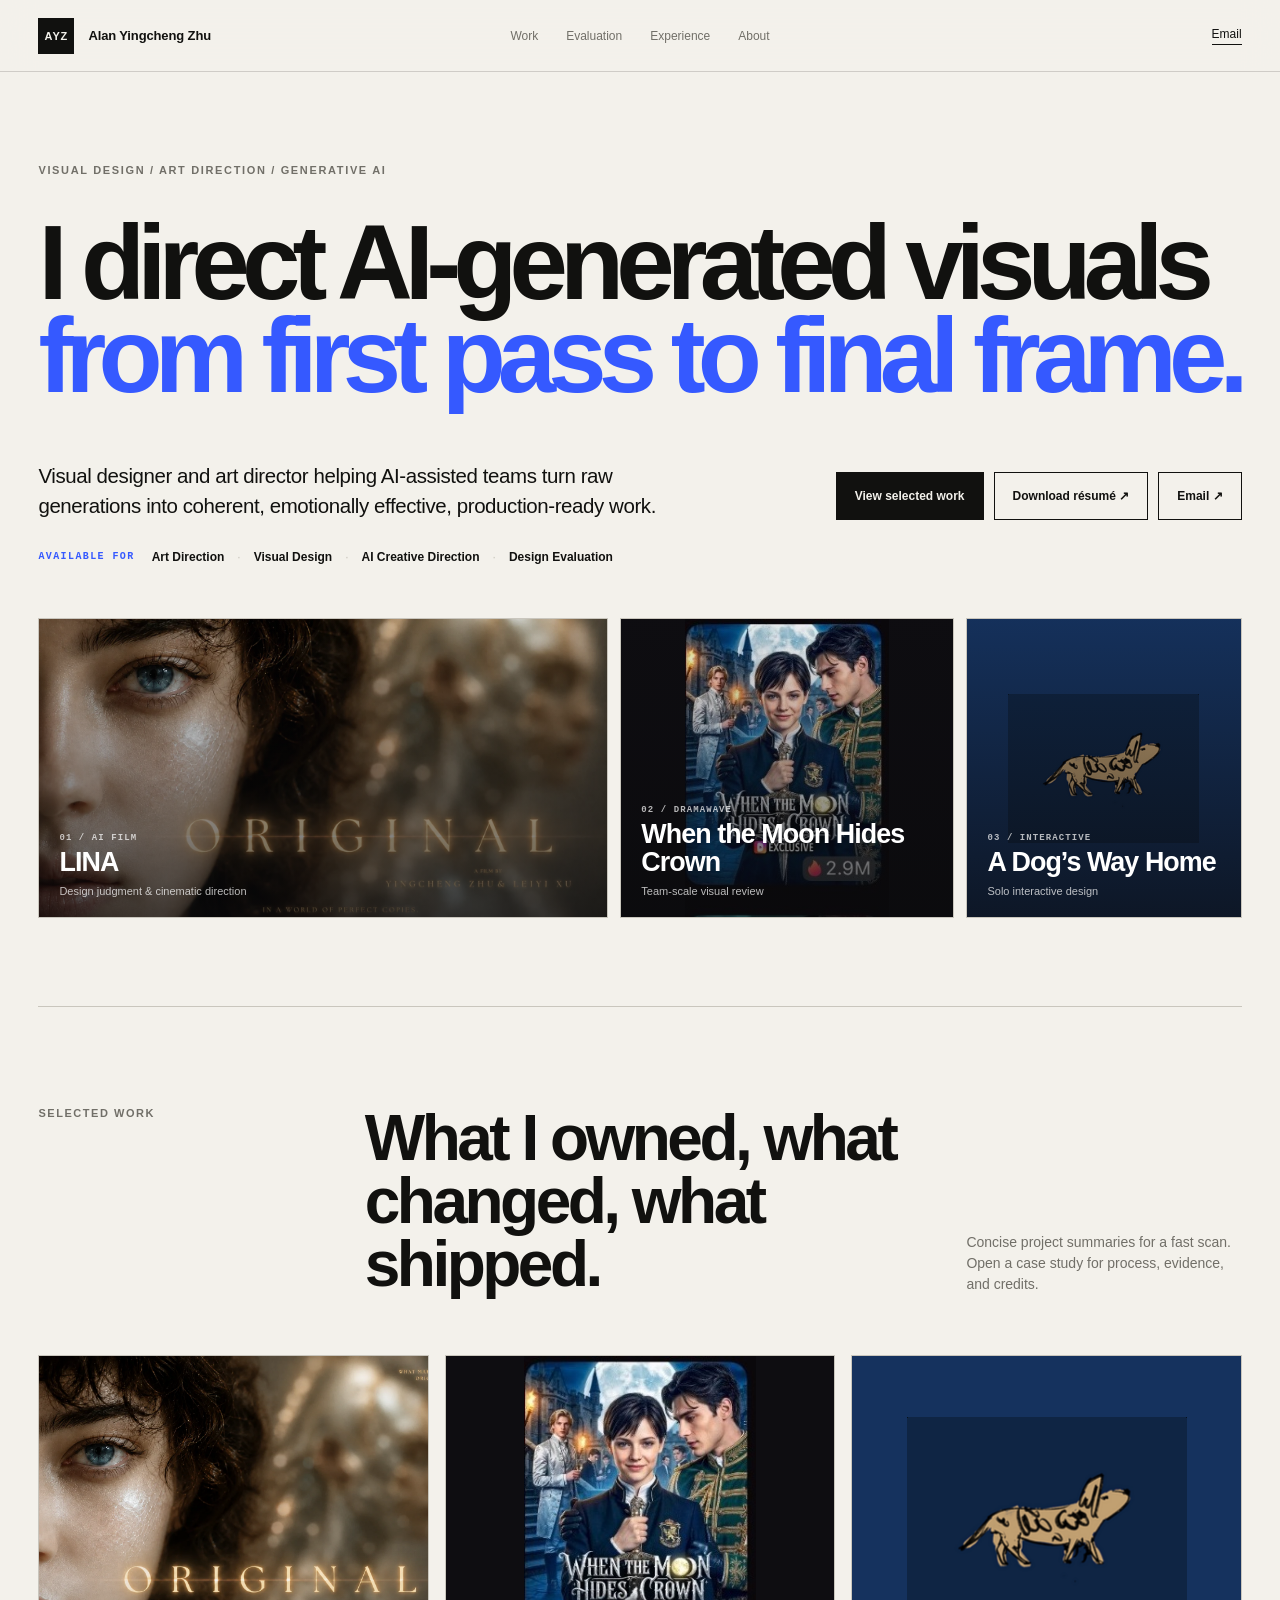
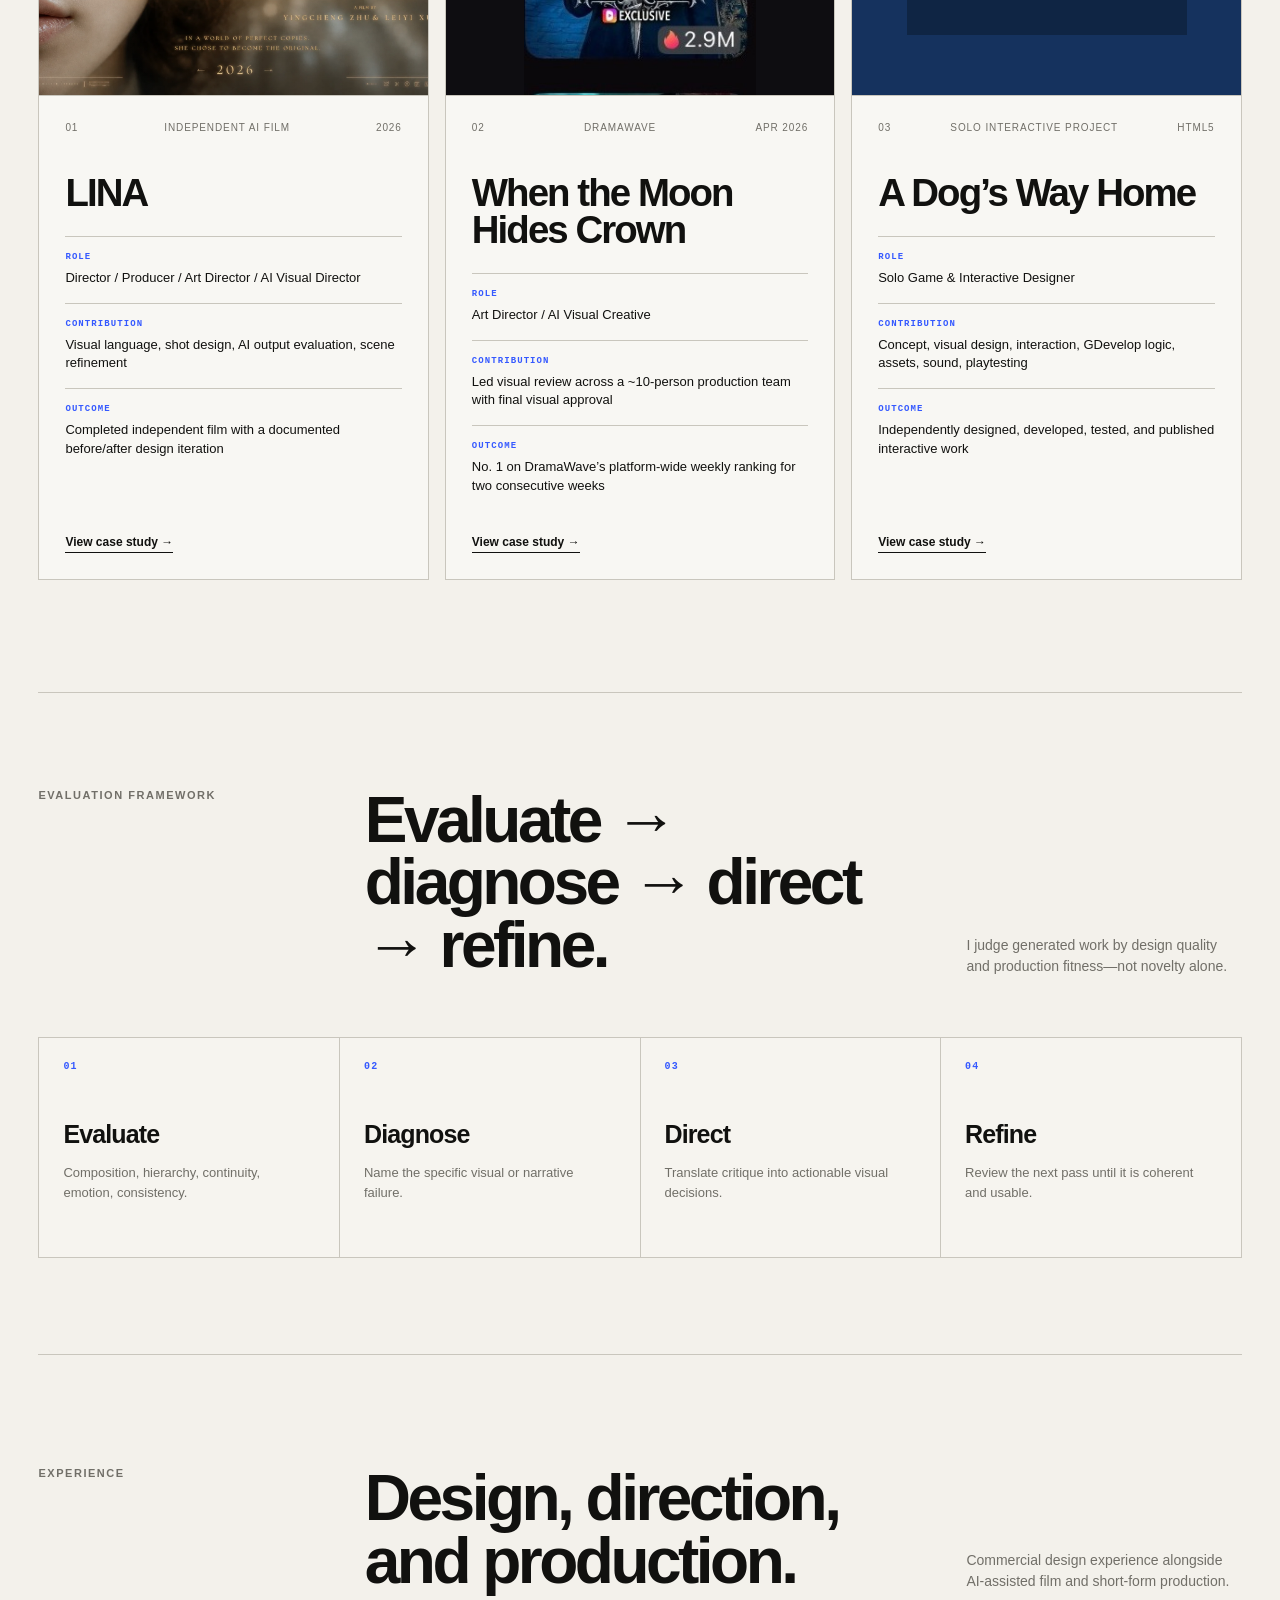
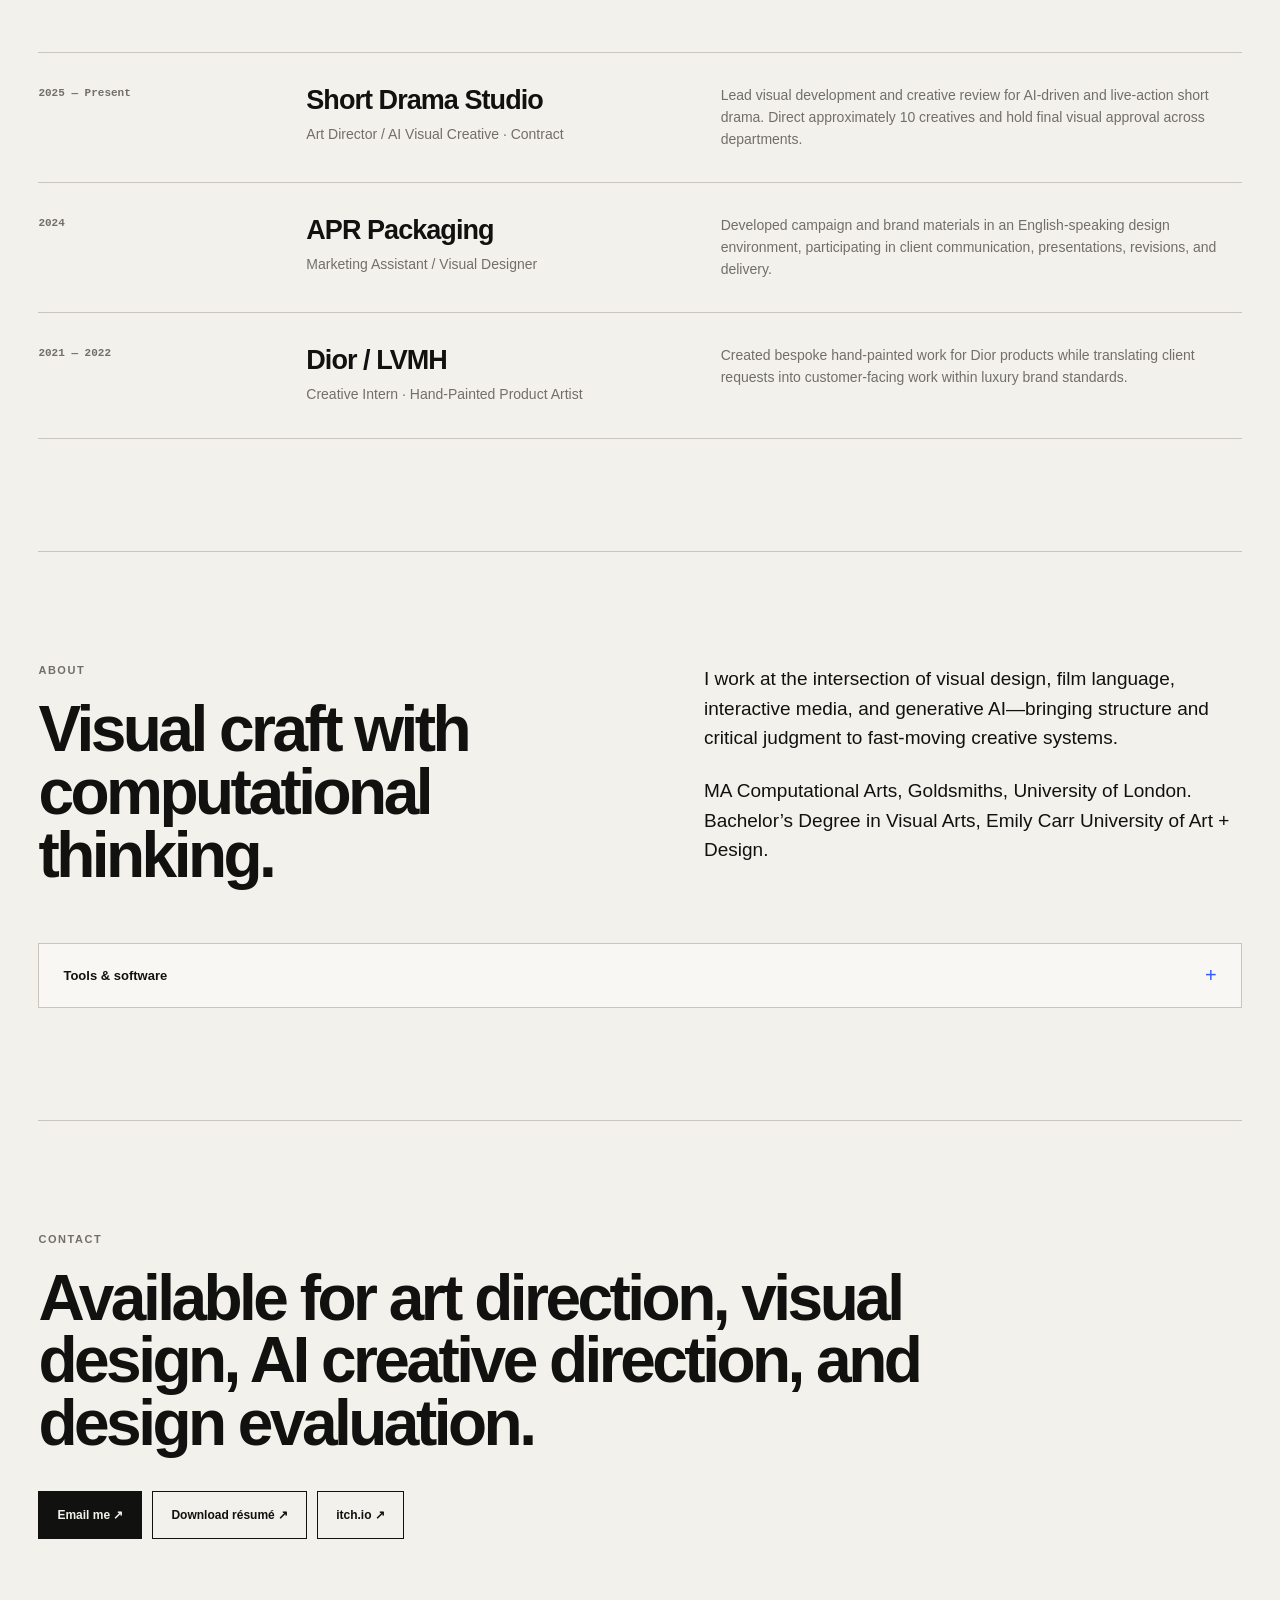
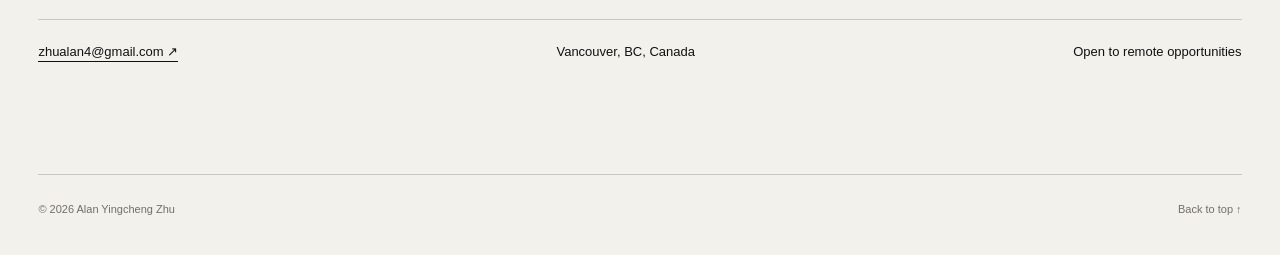
<file: index.html>
<!doctype html>
<html lang="en">
<head>
  <meta charset="utf-8" />
  <meta name="viewport" content="width=device-width, initial-scale=1" />
  <meta name="description" content="Alan Yingcheng Zhu — Visual Designer and Art Director working across generative AI, film language, interactive media, and visual evaluation." />
  <meta name="theme-color" content="#f3f1eb" />
  <meta name="color-scheme" content="light" />
  <meta property="og:title" content="Alan Yingcheng Zhu — Visual Design & AI Creative Direction" />
  <meta property="og:description" content="Visual design, art direction, and AI creative review from first pass to final frame." />
  <title>Alan Yingcheng Zhu — Visual Design & AI Creative Direction</title>
  <link rel="stylesheet" href="styles.css" />
  <script defer src="script.js"></script>
</head>
<body>
  <div class="progress" aria-hidden="true"><span id="progress-bar"></span></div>

  <header class="site-header" id="top">
    <a class="brand" href="#top" aria-label="Alan Yingcheng Zhu, home">
      <span class="brand-mark">AYZ</span>
      <span class="brand-name">Alan Yingcheng Zhu</span>
    </a>
    <nav class="nav" id="primary-nav" aria-label="Primary navigation">
      <a href="#work">Work</a>
      <a href="#framework">Evaluation</a>
      <a href="#experience">Experience</a>
      <a href="#about">About</a>
      <a class="mobile-only" href="#contact">Contact</a>
    </nav>
    <div class="header-actions">
      <a class="header-cta" href="mailto:zhualan4@gmail.com">Email</a>
      <button class="menu-toggle" type="button" aria-expanded="false" aria-controls="primary-nav" aria-label="Open navigation"><span></span><span></span></button>
    </div>
  </header>

  <main>
    <section class="hero home-hero section-pad" aria-labelledby="hero-title">
      <div class="hero-kicker reveal">VISUAL DESIGN / ART DIRECTION / GENERATIVE AI</div>
      <h1 id="hero-title" class="hero-title reveal">I direct AI-generated visuals <span>from first pass to final frame.</span></h1>
      <div class="hero-bottom reveal">
        <p class="hero-copy">Visual designer and art director helping AI-assisted teams turn raw generations into coherent, emotionally effective, production-ready work.</p>
        <div class="hero-actions">
          <a class="btn btn-dark" href="#work">View selected work</a>
          <a class="btn btn-ghost" href="assets/Alan_Yingcheng_Zhu_Resume.pdf" target="_blank" rel="noreferrer">Download résumé ↗</a>
          <a class="btn btn-ghost" href="mailto:zhualan4@gmail.com">Email ↗</a>
        </div>
      </div>
      <div class="availability reveal" aria-label="Availability">
        <span>AVAILABLE FOR</span>
        <strong>Art Direction</strong><i>·</i><strong>Visual Design</strong><i>·</i><strong>AI Creative Direction</strong><i>·</i><strong>Design Evaluation</strong>
      </div>

      <div class="hero-previews reveal" aria-label="Selected work previews">
        <a class="hero-preview preview-lina spotlight-card" href="work/lina/">
          <div class="preview-copy"><span>01 / AI FILM</span><strong>LINA</strong><small>Design judgment & cinematic direction</small></div>
        </a>
        <a class="hero-preview preview-moon spotlight-card" href="work/when-the-moon-hides-crown/">
          <div class="preview-copy"><span>02 / DRAMAWAVE</span><strong>When the Moon Hides Crown</strong><small>Team-scale visual review</small></div>
        </a>
        <a class="hero-preview preview-dog spotlight-card" href="work/a-dogs-way-home/">
          <div class="preview-copy"><span>03 / INTERACTIVE</span><strong>A Dog’s Way Home</strong><small>Solo interactive design</small></div>
        </a>
      </div>
    </section>

    <section id="work" class="work-overview section-pad section-rule">
      <div class="section-heading reveal">
        <p class="eyebrow">SELECTED WORK</p>
        <h2>What I owned, what changed, what shipped.</h2>
        <p>Concise project summaries for a fast scan. Open a case study for process, evidence, and credits.</p>
      </div>

      <div class="work-card-grid">
        <article class="work-card reveal spotlight-card">
          <a class="work-card-media work-card-lina" href="work/lina/" aria-label="Open LINA case study"></a>
          <div class="work-card-body">
            <div class="case-meta"><span>01</span><span>Independent AI Film</span><span>2026</span></div>
            <h3>LINA</h3>
            <dl class="recruiter-facts">
              <div><dt>Role</dt><dd>Director / Producer / Art Director / AI Visual Director</dd></div>
              <div><dt>Contribution</dt><dd>Visual language, shot design, AI output evaluation, scene refinement</dd></div>
              <div><dt>Outcome</dt><dd>Completed independent film with a documented before/after design iteration</dd></div>
            </dl>
            <a class="text-link" href="work/lina/">View case study →</a>
          </div>
        </article>

        <article class="work-card reveal spotlight-card">
          <a class="work-card-media work-card-moon" href="work/when-the-moon-hides-crown/" aria-label="Open When the Moon Hides Crown case study"></a>
          <div class="work-card-body">
            <div class="case-meta"><span>02</span><span>DramaWave</span><span>Apr 2026</span></div>
            <h3>When the Moon Hides Crown</h3>
            <dl class="recruiter-facts">
              <div><dt>Role</dt><dd>Art Director / AI Visual Creative</dd></div>
              <div><dt>Contribution</dt><dd>Led visual review across a ~10-person production team with final visual approval</dd></div>
              <div><dt>Outcome</dt><dd>No. 1 on DramaWave’s platform-wide weekly ranking for two consecutive weeks</dd></div>
            </dl>
            <a class="text-link" href="work/when-the-moon-hides-crown/">View case study →</a>
          </div>
        </article>

        <article class="work-card reveal spotlight-card">
          <a class="work-card-media work-card-dog" href="work/a-dogs-way-home/" aria-label="Open A Dog's Way Home case study"></a>
          <div class="work-card-body">
            <div class="case-meta"><span>03</span><span>Solo Interactive Project</span><span>HTML5</span></div>
            <h3>A Dog’s Way Home</h3>
            <dl class="recruiter-facts">
              <div><dt>Role</dt><dd>Solo Game & Interactive Designer</dd></div>
              <div><dt>Contribution</dt><dd>Concept, visual design, interaction, GDevelop logic, assets, sound, playtesting</dd></div>
              <div><dt>Outcome</dt><dd>Independently designed, developed, tested, and published interactive work</dd></div>
            </dl>
            <a class="text-link" href="work/a-dogs-way-home/">View case study →</a>
          </div>
        </article>
      </div>
    </section>

    <section id="framework" class="framework-compact section-pad section-rule">
      <div class="section-heading reveal">
        <p class="eyebrow">EVALUATION FRAMEWORK</p>
        <h2>Evaluate → diagnose → direct → refine.</h2>
        <p>I judge generated work by design quality and production fitness—not novelty alone.</p>
      </div>
      <div class="framework-steps reveal" aria-label="Evaluation workflow">
        <div><span>01</span><strong>Evaluate</strong><p>Composition, hierarchy, continuity, emotion, consistency.</p></div>
        <div><span>02</span><strong>Diagnose</strong><p>Name the specific visual or narrative failure.</p></div>
        <div><span>03</span><strong>Direct</strong><p>Translate critique into actionable visual decisions.</p></div>
        <div><span>04</span><strong>Refine</strong><p>Review the next pass until it is coherent and usable.</p></div>
      </div>
    </section>

    <section id="experience" class="experience section-pad section-rule">
      <div class="section-heading reveal">
        <p class="eyebrow">EXPERIENCE</p>
        <h2>Design, direction, and production.</h2>
        <p>Commercial design experience alongside AI-assisted film and short-form production.</p>
      </div>
      <div class="timeline">
        <article class="timeline-item reveal"><div class="time">2025 — Present</div><div class="role"><h3>Short Drama Studio</h3><p>Art Director / AI Visual Creative · Contract</p></div><div class="details"><p>Lead visual development and creative review for AI-driven and live-action short drama. Direct approximately 10 creatives and hold final visual approval across departments.</p></div></article>
        <article class="timeline-item reveal"><div class="time">2024</div><div class="role"><h3>APR Packaging</h3><p>Marketing Assistant / Visual Designer</p></div><div class="details"><p>Developed campaign and brand materials in an English-speaking design environment, participating in client communication, presentations, revisions, and delivery.</p></div></article>
        <article class="timeline-item reveal"><div class="time">2021 — 2022</div><div class="role"><h3>Dior / LVMH</h3><p>Creative Intern · Hand-Painted Product Artist</p></div><div class="details"><p>Created bespoke hand-painted work for Dior products while translating client requests into customer-facing work within luxury brand standards.</p></div></article>
      </div>
    </section>

    <section id="about" class="about section-pad section-rule">
      <div class="about-grid">
        <div class="about-intro reveal"><p class="eyebrow">ABOUT</p><h2>Visual craft with computational thinking.</h2></div>
        <div class="about-copy reveal">
          <p>I work at the intersection of visual design, film language, interactive media, and generative AI—bringing structure and critical judgment to fast-moving creative systems.</p>
          <p>MA Computational Arts, Goldsmiths, University of London. Bachelor’s Degree in Visual Arts, Emily Carr University of Art + Design.</p>
        </div>
      </div>
      <details class="tools-details reveal">
        <summary>Tools & software</summary>
        <div class="tool-grid">
          <div><p class="eyebrow">GENERATIVE AI</p><p>Grok · ChatGPT · Seedance · Kling · Higgsfield</p></div>
          <div><p class="eyebrow">DESIGN</p><p>Photoshop · Illustrator · InDesign · Premiere Pro</p></div>
          <div><p class="eyebrow">WORKING KNOWLEDGE</p><p>Blender · Rhino · TouchDesigner · GDevelop</p></div>
        </div>
      </details>
    </section>

    <section id="contact" class="contact section-pad section-rule reveal">
      <p class="eyebrow">CONTACT</p>
      <h2>Available for art direction, visual design, AI creative direction, and design evaluation.</h2>
      <div class="contact-actions">
        <a class="btn btn-dark" href="mailto:zhualan4@gmail.com">Email me ↗</a>
        <a class="btn btn-ghost" href="assets/Alan_Yingcheng_Zhu_Resume.pdf" target="_blank" rel="noreferrer">Download résumé ↗</a>
        <a class="btn btn-ghost" href="https://alan-zhu.itch.io/" target="_blank" rel="noreferrer">itch.io ↗</a>
      </div>
      <div class="contact-row"><a href="mailto:zhualan4@gmail.com">zhualan4@gmail.com ↗</a><span>Vancouver, BC, Canada</span><span>Open to remote opportunities</span></div>
    </section>
  </main>

  <footer class="footer"><span>© 2026 Alan Yingcheng Zhu</span><a href="#top">Back to top ↑</a></footer>
</body>
</html>
</file>
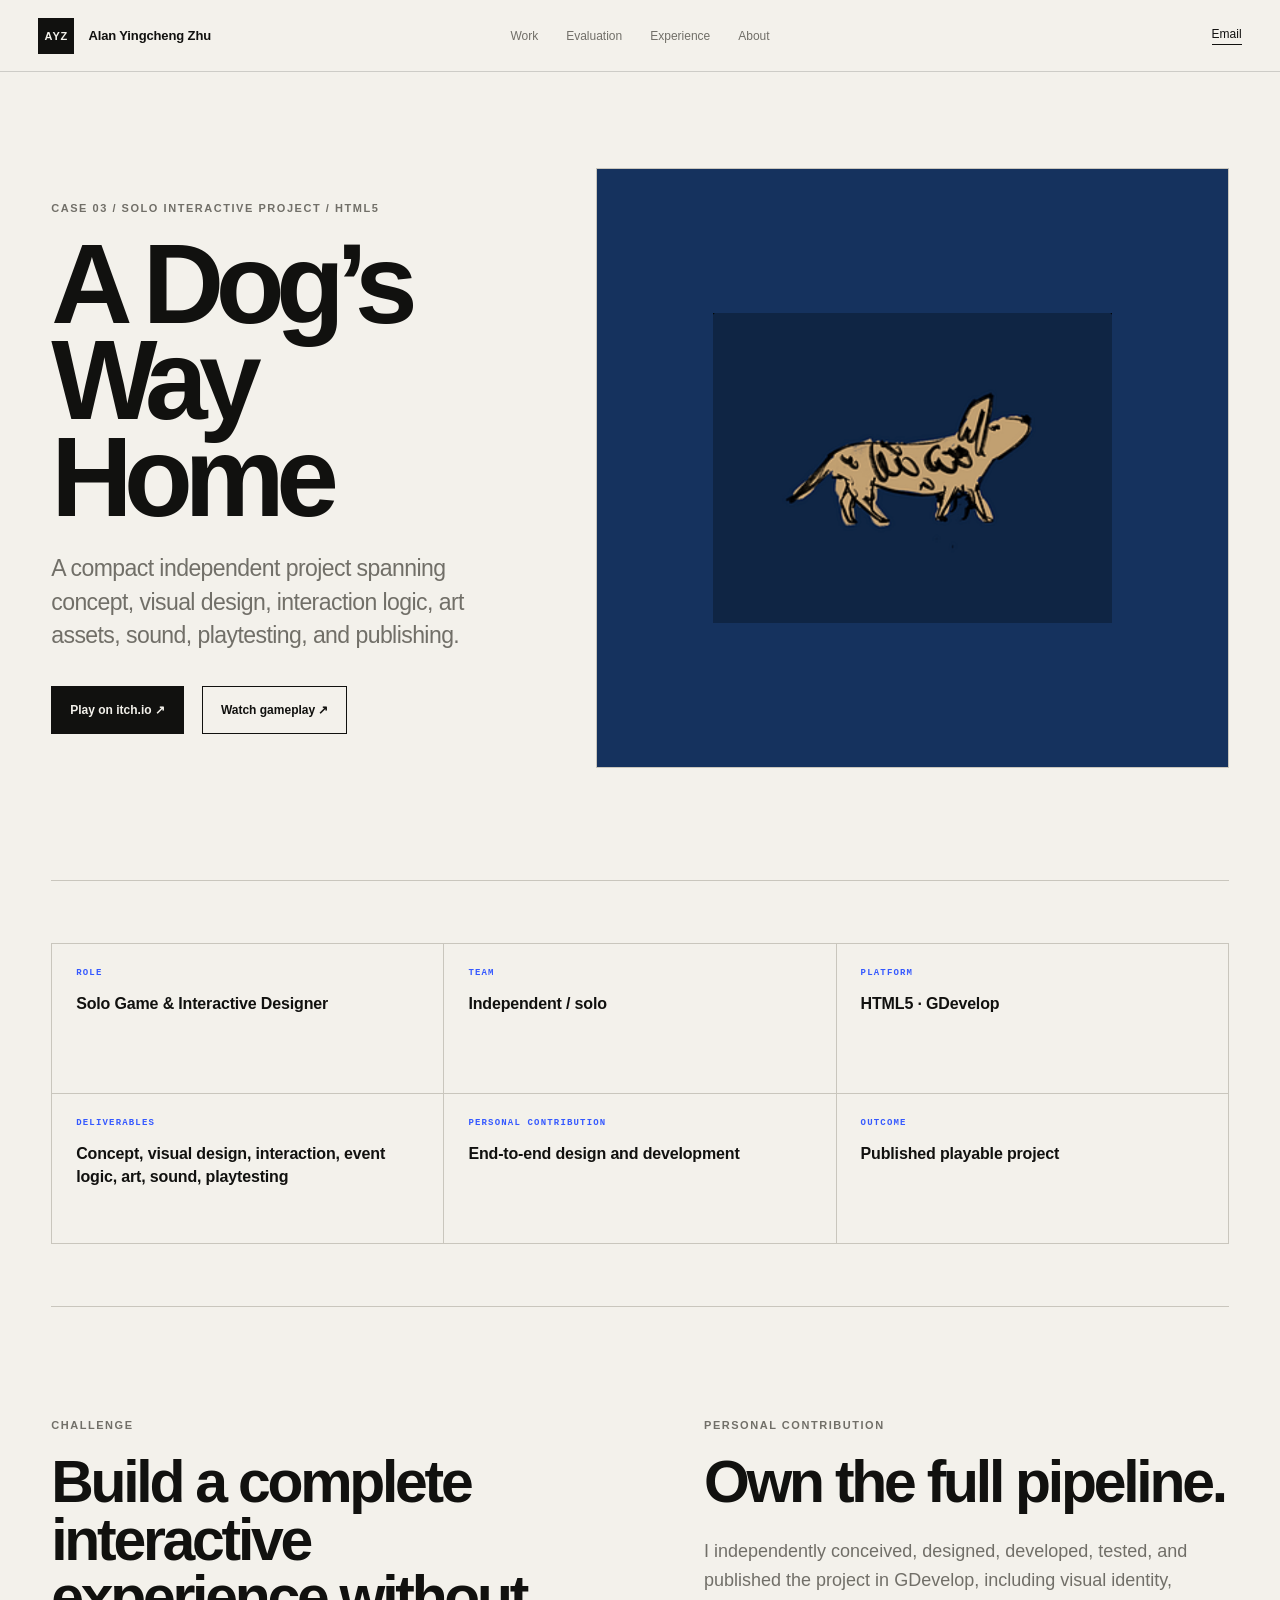
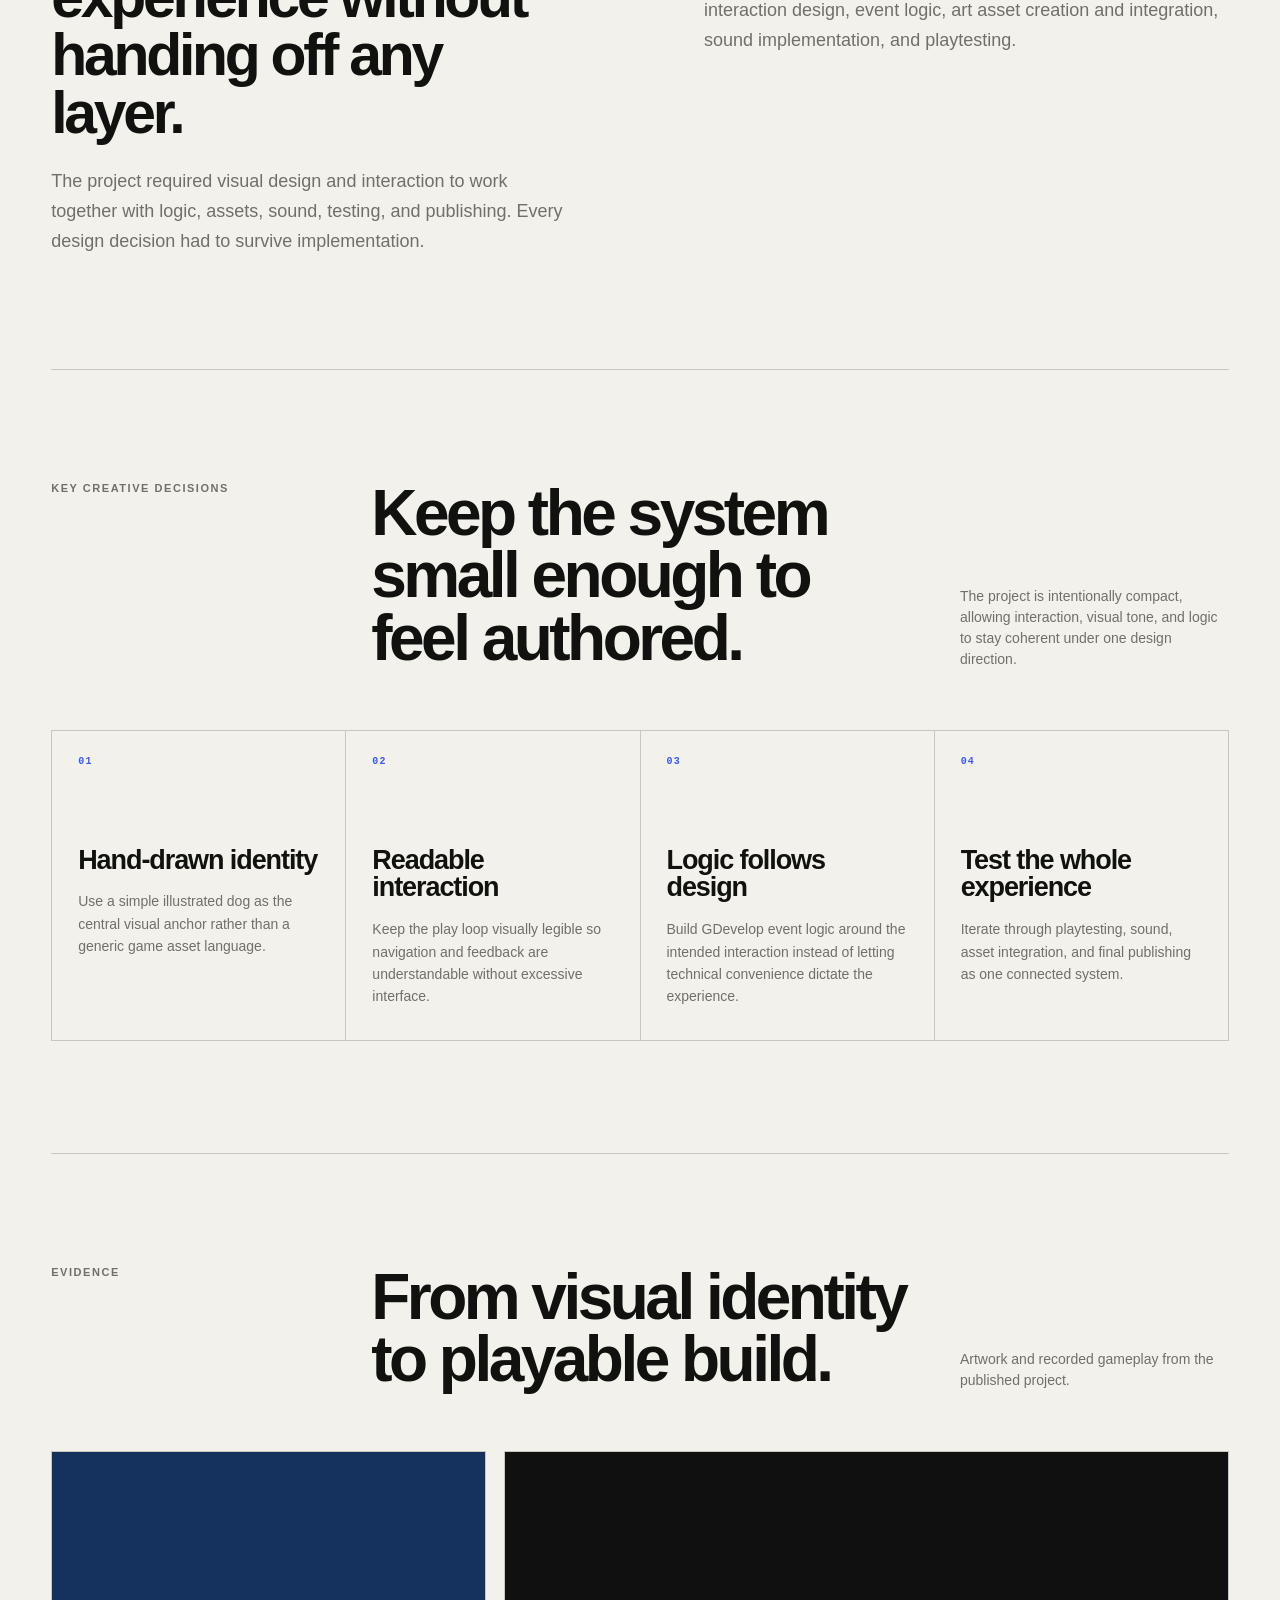
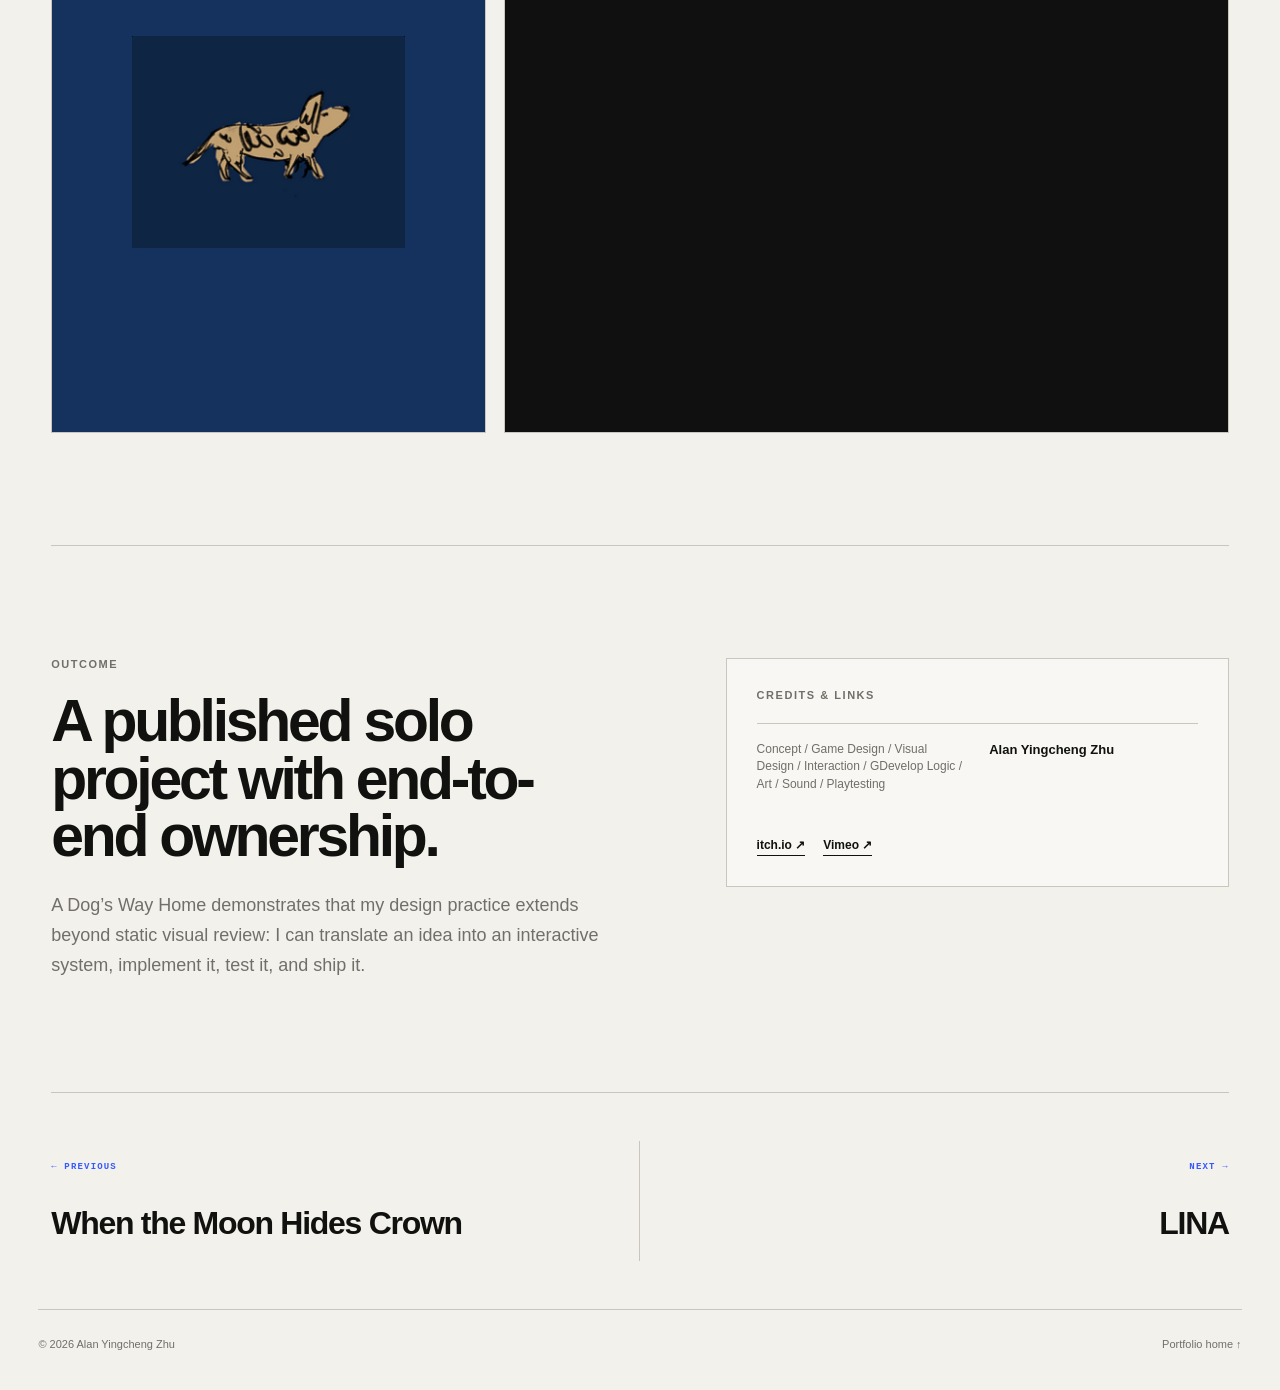
<file: work/a-dogs-way-home/index.html>
<!doctype html>
<html lang="en">
<head>
  <meta charset="utf-8" />
  <meta name="viewport" content="width=device-width, initial-scale=1" />
  <meta name="description" content="A Dog’s Way Home — a solo interactive design and GDevelop case study by Alan Yingcheng Zhu." />
  <meta name="theme-color" content="#f3f1eb" />
  <title>A Dog’s Way Home — Case Study | Alan Yingcheng Zhu</title>
  <link rel="stylesheet" href="../../styles.css" />
  <script defer src="../../script.js"></script>
</head>
<body class="case-page">
  <div class="progress" aria-hidden="true"><span id="progress-bar"></span></div>
  <header class="site-header" id="top">
    <a class="brand" href="../../index.html" aria-label="Alan Yingcheng Zhu, portfolio home"><span class="brand-mark">AYZ</span><span class="brand-name">Alan Yingcheng Zhu</span></a>
    <nav class="nav" id="primary-nav" aria-label="Primary navigation"><a href="../../index.html#work">Work</a><a href="../../index.html#framework">Evaluation</a><a href="../../index.html#experience">Experience</a><a href="../../index.html#about">About</a><a class="mobile-only" href="../../index.html#contact">Contact</a></nav>
    <div class="header-actions"><a class="header-cta" href="mailto:zhualan4@gmail.com">Email</a><button class="menu-toggle" type="button" aria-expanded="false" aria-controls="primary-nav" aria-label="Open navigation"><span></span><span></span></button></div>
  </header>

  <main>
    <section class="project-hero section-pad dog-project-hero">
      <div class="project-hero-copy reveal"><p class="eyebrow">CASE 03 / SOLO INTERACTIVE PROJECT / HTML5</p><h1>A Dog’s Way Home</h1><p class="project-deck">A compact independent project spanning concept, visual design, interaction logic, art assets, sound, playtesting, and publishing.</p><div class="inline-links"><a class="btn btn-dark" href="https://alan-zhu.itch.io/a-dogs-way-home" target="_blank" rel="noreferrer">Play on itch.io ↗</a><a class="btn btn-ghost" href="https://vimeo.com/851091080" target="_blank" rel="noreferrer">Watch gameplay ↗</a></div></div>
      <div class="project-dog-art reveal"><img src="../../assets/a-dogs-way-home-dog-sketch.png" alt="Hand-drawn dog illustration for A Dog's Way Home" /></div>
    </section>

    <section class="project-meta-section section-pad section-rule reveal"><div class="project-meta-grid"><div><span>ROLE</span><strong>Solo Game & Interactive Designer</strong></div><div><span>TEAM</span><strong>Independent / solo</strong></div><div><span>PLATFORM</span><strong>HTML5 · GDevelop</strong></div><div><span>DELIVERABLES</span><strong>Concept, visual design, interaction, event logic, art, sound, playtesting</strong></div><div><span>PERSONAL CONTRIBUTION</span><strong>End-to-end design and development</strong></div><div><span>OUTCOME</span><strong>Published playable project</strong></div></div></section>

    <section class="case-narrative section-pad section-rule">
      <div class="case-copy-block reveal"><p class="eyebrow">CHALLENGE</p><h2>Build a complete interactive experience without handing off any layer.</h2><p>The project required visual design and interaction to work together with logic, assets, sound, testing, and publishing. Every design decision had to survive implementation.</p></div>
      <div class="case-copy-block reveal"><p class="eyebrow">PERSONAL CONTRIBUTION</p><h2>Own the full pipeline.</h2><p>I independently conceived, designed, developed, tested, and published the project in GDevelop, including visual identity, interaction design, event logic, art asset creation and integration, sound implementation, and playtesting.</p></div>
    </section>

    <section class="section-pad section-rule">
      <div class="section-heading reveal"><p class="eyebrow">KEY CREATIVE DECISIONS</p><h2>Keep the system small enough to feel authored.</h2><p>The project is intentionally compact, allowing interaction, visual tone, and logic to stay coherent under one design direction.</p></div>
      <div class="decision-grid"><article class="reveal"><span>01</span><h3>Hand-drawn identity</h3><p>Use a simple illustrated dog as the central visual anchor rather than a generic game asset language.</p></article><article class="reveal"><span>02</span><h3>Readable interaction</h3><p>Keep the play loop visually legible so navigation and feedback are understandable without excessive interface.</p></article><article class="reveal"><span>03</span><h3>Logic follows design</h3><p>Build GDevelop event logic around the intended interaction instead of letting technical convenience dictate the experience.</p></article><article class="reveal"><span>04</span><h3>Test the whole experience</h3><p>Iterate through playtesting, sound, asset integration, and final publishing as one connected system.</p></article></div>
    </section>

    <section class="section-pad section-rule">
      <div class="section-heading reveal"><p class="eyebrow">EVIDENCE</p><h2>From visual identity to playable build.</h2><p>Artwork and recorded gameplay from the published project.</p></div>
      <div class="dog-evidence reveal">
        <div class="game-art-panel"><img src="../../assets/a-dogs-way-home-dog-sketch.png" alt="A Dog's Way Home hand-drawn dog artwork" /></div>
        <div class="gameplay-embed"><iframe src="https://player.vimeo.com/video/851091080?title=0&byline=0&portrait=0" title="A Dog's Way Home gameplay" loading="lazy" allow="autoplay; fullscreen; picture-in-picture" allowfullscreen></iframe></div>
      </div>
    </section>

    <section class="project-outcome section-pad section-rule">
      <div class="case-copy-block reveal"><p class="eyebrow">OUTCOME</p><h2>A published solo project with end-to-end ownership.</h2><p>A Dog’s Way Home demonstrates that my design practice extends beyond static visual review: I can translate an idea into an interactive system, implement it, test it, and ship it.</p></div>
      <div class="credits-card reveal"><p class="eyebrow">CREDITS & LINKS</p><dl><div><dt>Concept / Game Design / Visual Design / Interaction / GDevelop Logic / Art / Sound / Playtesting</dt><dd>Alan Yingcheng Zhu</dd></div></dl><div class="inline-links"><a class="text-link" href="https://alan-zhu.itch.io/a-dogs-way-home" target="_blank" rel="noreferrer">itch.io ↗</a><a class="text-link" href="https://vimeo.com/851091080" target="_blank" rel="noreferrer">Vimeo ↗</a></div></div>
    </section>

    <nav class="project-nav section-pad section-rule" aria-label="Project navigation"><a href="../when-the-moon-hides-crown/"><span>← PREVIOUS</span><strong>When the Moon Hides Crown</strong></a><a href="../lina/"><span>NEXT →</span><strong>LINA</strong></a></nav>
  </main>
  <footer class="footer"><span>© 2026 Alan Yingcheng Zhu</span><a href="../../index.html">Portfolio home ↑</a></footer>
</body>
</html>
</file>
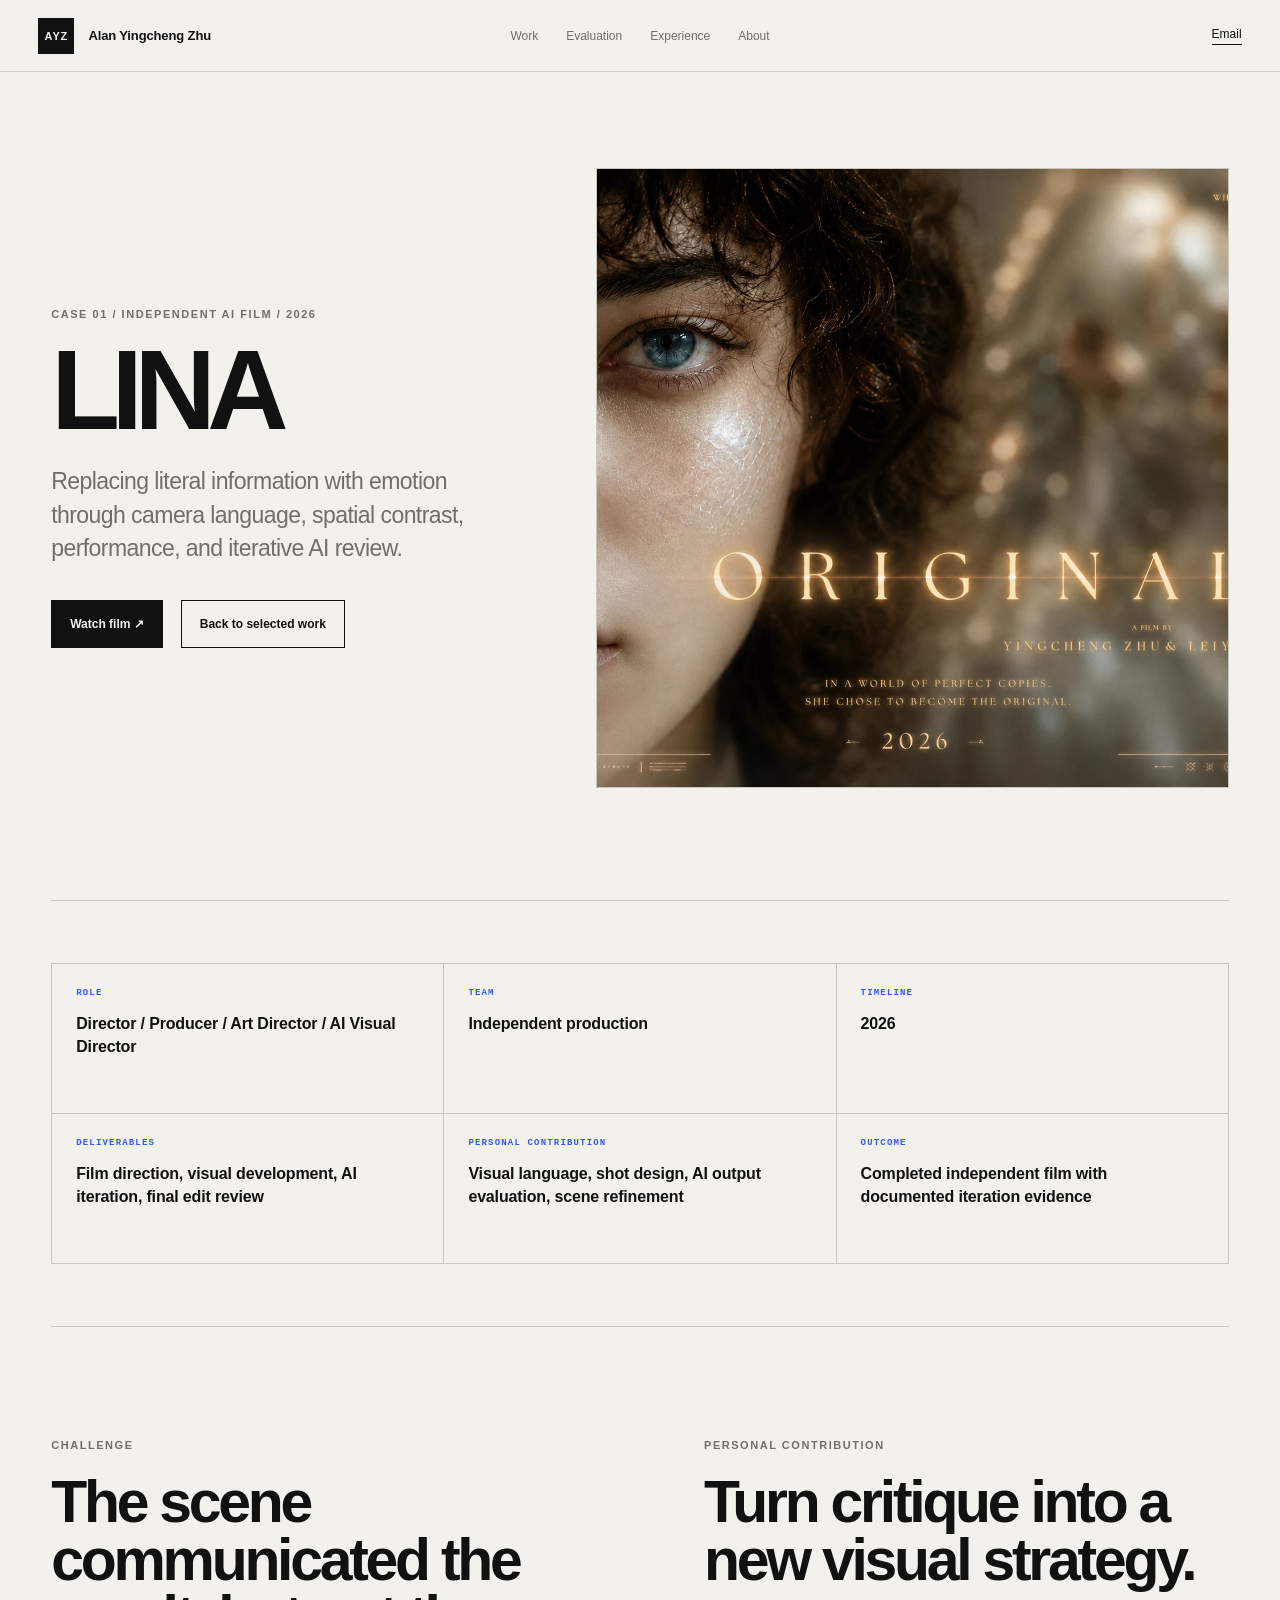
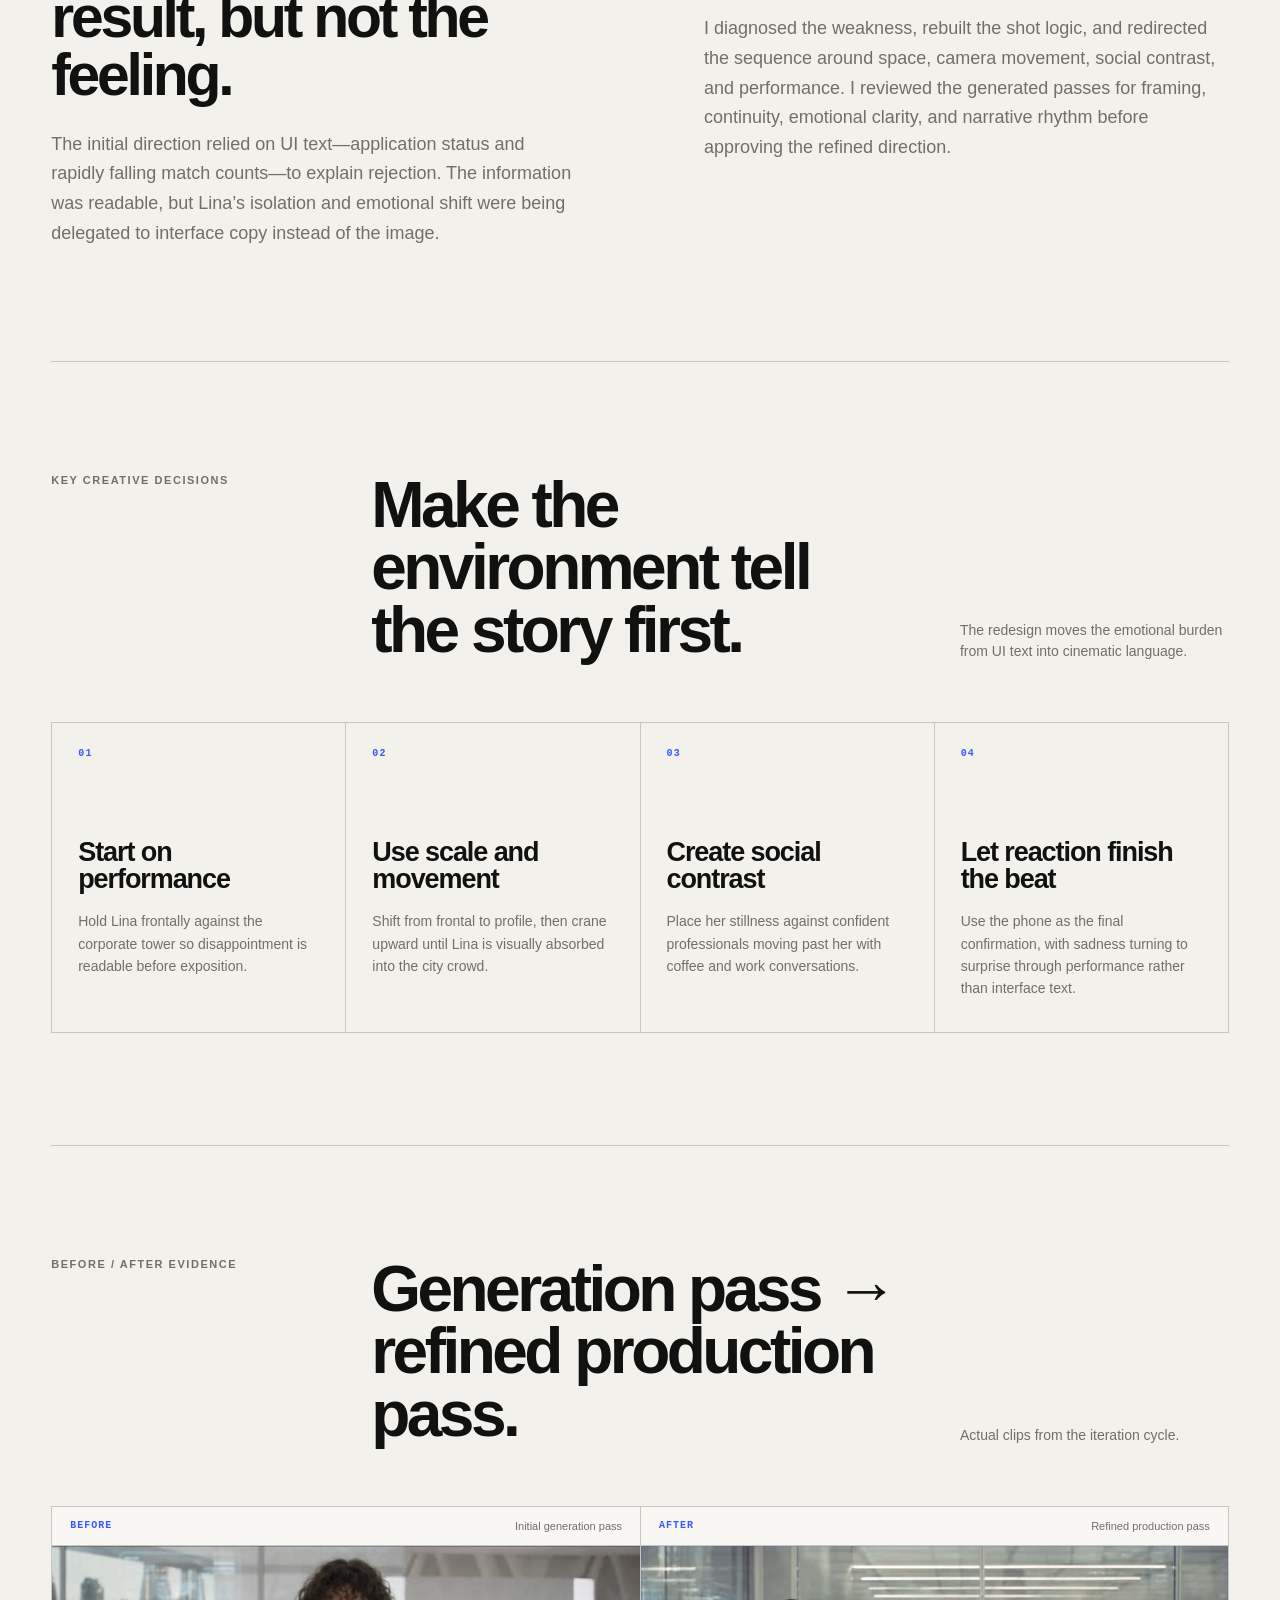
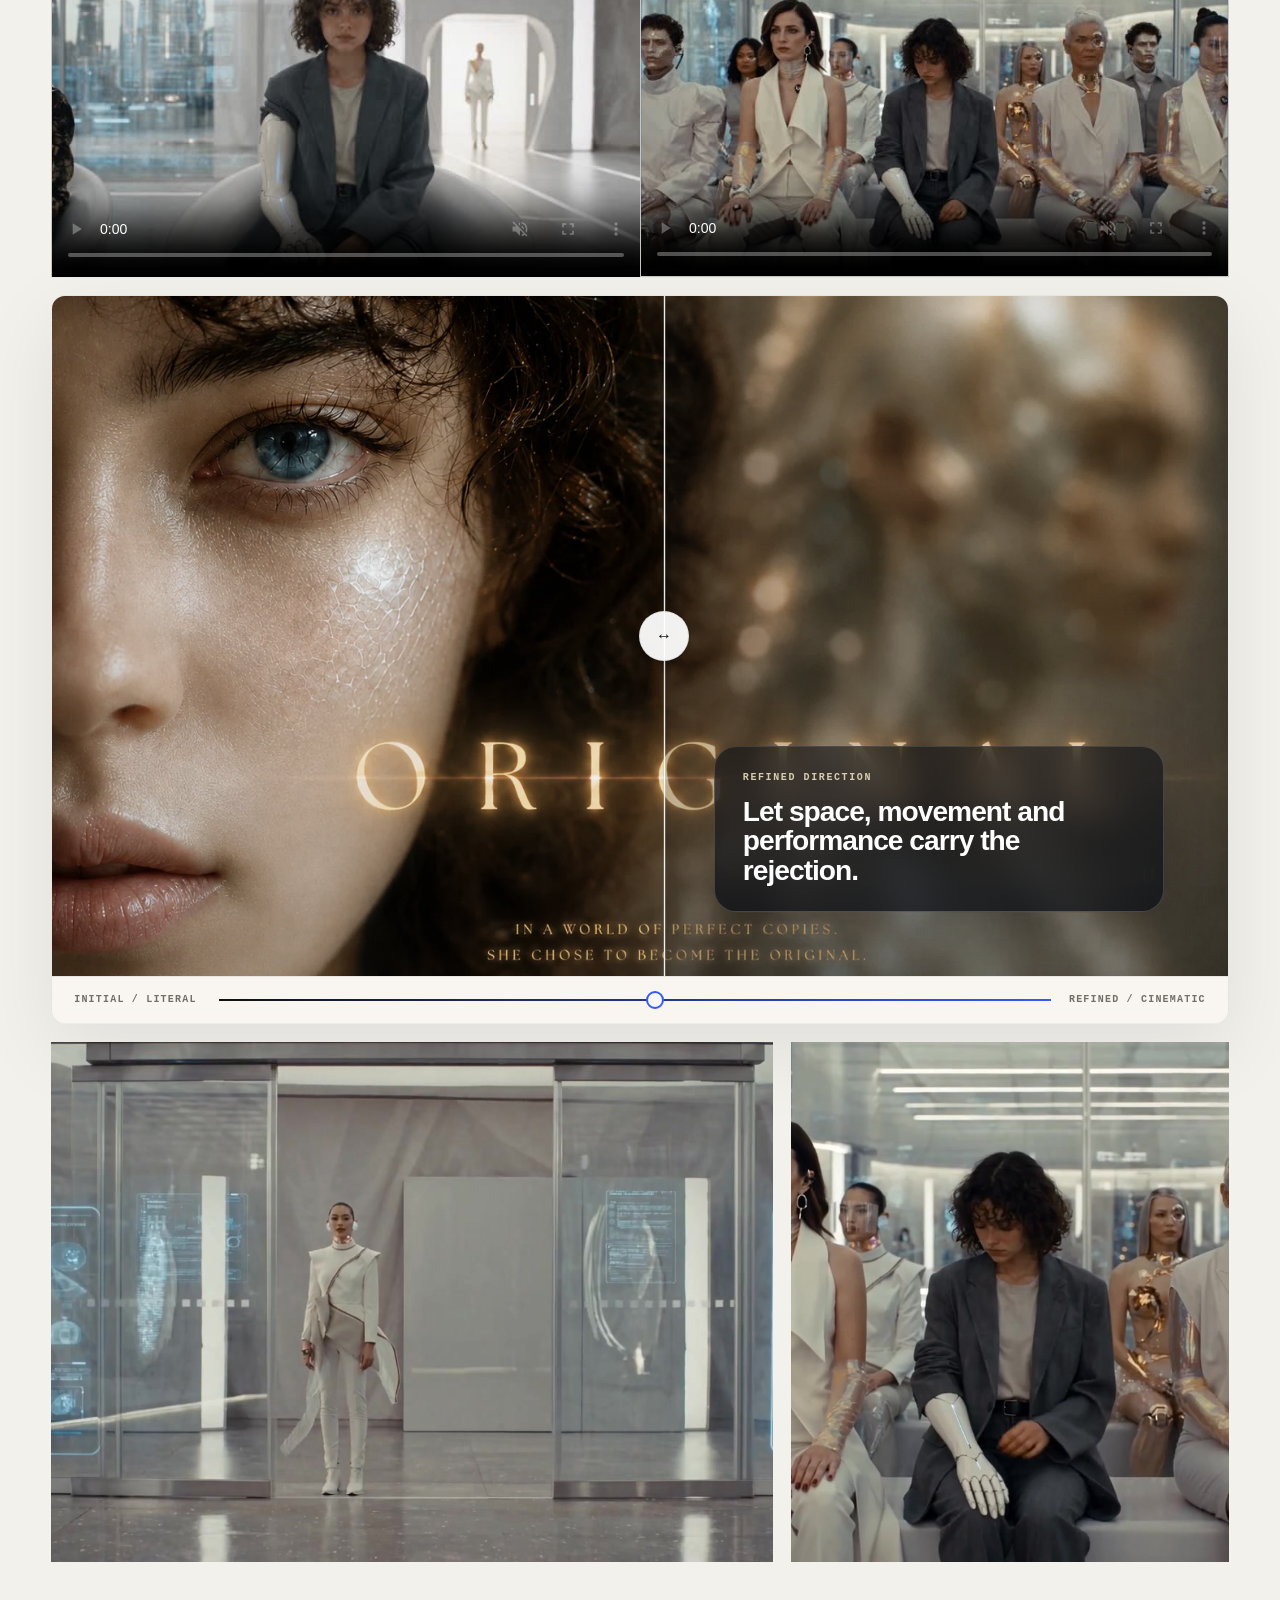
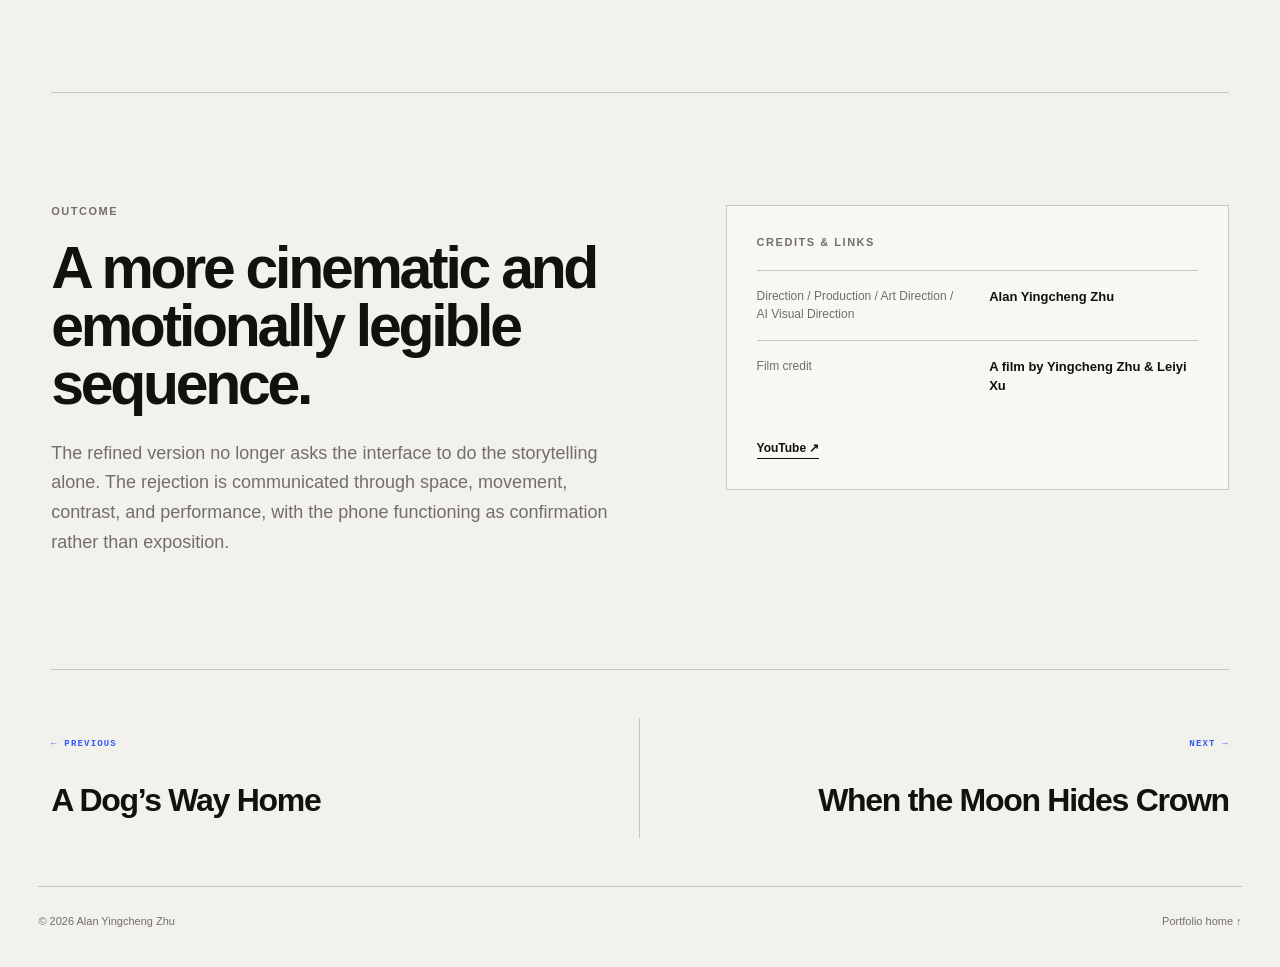
<file: work/lina/index.html>
<!doctype html>
<html lang="en">
<head>
  <meta charset="utf-8" />
  <meta name="viewport" content="width=device-width, initial-scale=1" />
  <meta name="description" content="LINA — an AI film case study by Alan Yingcheng Zhu focused on design judgment, cinematic direction, and before/after visual refinement." />
  <meta name="theme-color" content="#f3f1eb" />
  <title>LINA — Case Study | Alan Yingcheng Zhu</title>
  <link rel="stylesheet" href="../../styles.css" />
  <script defer src="../../script.js"></script>
</head>
<body class="case-page">
  <div class="progress" aria-hidden="true"><span id="progress-bar"></span></div>
  <header class="site-header" id="top">
    <a class="brand" href="../../index.html" aria-label="Alan Yingcheng Zhu, portfolio home"><span class="brand-mark">AYZ</span><span class="brand-name">Alan Yingcheng Zhu</span></a>
    <nav class="nav" id="primary-nav" aria-label="Primary navigation">
      <a href="../../index.html#work">Work</a><a href="../../index.html#framework">Evaluation</a><a href="../../index.html#experience">Experience</a><a href="../../index.html#about">About</a><a class="mobile-only" href="../../index.html#contact">Contact</a>
    </nav>
    <div class="header-actions"><a class="header-cta" href="mailto:zhualan4@gmail.com">Email</a><button class="menu-toggle" type="button" aria-expanded="false" aria-controls="primary-nav" aria-label="Open navigation"><span></span><span></span></button></div>
  </header>

  <main>
    <section class="project-hero section-pad">
      <div class="project-hero-copy reveal">
        <p class="eyebrow">CASE 01 / INDEPENDENT AI FILM / 2026</p>
        <h1>LINA</h1>
        <p class="project-deck">Replacing literal information with emotion through camera language, spatial contrast, performance, and iterative AI review.</p>
        <div class="inline-links"><a class="btn btn-dark" href="https://www.youtube.com/watch?v=pX83SoaH-S8" target="_blank" rel="noreferrer">Watch film ↗</a><a class="btn btn-ghost" href="../../index.html#work">Back to selected work</a></div>
      </div>
      <div class="project-hero-media project-lina-hero reveal" role="img" aria-label="LINA film key art"></div>
    </section>

    <section class="project-meta-section section-pad section-rule reveal">
      <div class="project-meta-grid">
        <div><span>ROLE</span><strong>Director / Producer / Art Director / AI Visual Director</strong></div>
        <div><span>TEAM</span><strong>Independent production</strong></div>
        <div><span>TIMELINE</span><strong>2026</strong></div>
        <div><span>DELIVERABLES</span><strong>Film direction, visual development, AI iteration, final edit review</strong></div>
        <div><span>PERSONAL CONTRIBUTION</span><strong>Visual language, shot design, AI output evaluation, scene refinement</strong></div>
        <div><span>OUTCOME</span><strong>Completed independent film with documented iteration evidence</strong></div>
      </div>
    </section>

    <section class="case-narrative section-pad section-rule">
      <div class="case-copy-block reveal"><p class="eyebrow">CHALLENGE</p><h2>The scene communicated the result, but not the feeling.</h2><p>The initial direction relied on UI text—application status and rapidly falling match counts—to explain rejection. The information was readable, but Lina’s isolation and emotional shift were being delegated to interface copy instead of the image.</p></div>
      <div class="case-copy-block reveal"><p class="eyebrow">PERSONAL CONTRIBUTION</p><h2>Turn critique into a new visual strategy.</h2><p>I diagnosed the weakness, rebuilt the shot logic, and redirected the sequence around space, camera movement, social contrast, and performance. I reviewed the generated passes for framing, continuity, emotional clarity, and narrative rhythm before approving the refined direction.</p></div>
    </section>

    <section class="section-pad section-rule">
      <div class="section-heading reveal"><p class="eyebrow">KEY CREATIVE DECISIONS</p><h2>Make the environment tell the story first.</h2><p>The redesign moves the emotional burden from UI text into cinematic language.</p></div>
      <div class="decision-grid">
        <article class="reveal"><span>01</span><h3>Start on performance</h3><p>Hold Lina frontally against the corporate tower so disappointment is readable before exposition.</p></article>
        <article class="reveal"><span>02</span><h3>Use scale and movement</h3><p>Shift from frontal to profile, then crane upward until Lina is visually absorbed into the city crowd.</p></article>
        <article class="reveal"><span>03</span><h3>Create social contrast</h3><p>Place her stillness against confident professionals moving past her with coffee and work conversations.</p></article>
        <article class="reveal"><span>04</span><h3>Let reaction finish the beat</h3><p>Use the phone as the final confirmation, with sadness turning to surprise through performance rather than interface text.</p></article>
      </div>
    </section>

    <section class="section-pad section-rule">
      <div class="section-heading reveal"><p class="eyebrow">BEFORE / AFTER EVIDENCE</p><h2>Generation pass → refined production pass.</h2><p>Actual clips from the iteration cycle.</p></div>
      <div class="iteration-video reveal">
        <div class="video-compare">
          <article class="video-panel"><div class="video-label"><span>BEFORE</span><small>Initial generation pass</small></div><video controls muted playsinline preload="metadata" poster="../../assets/lina-before-poster.jpg"><source src="../../assets/lina-before.mp4" type="video/mp4" /></video></article>
          <article class="video-panel refined-video"><div class="video-label"><span>AFTER</span><small>Refined production pass</small></div><video controls muted playsinline preload="metadata" poster="../../assets/lina-after-poster.jpg"><source src="../../assets/lina-after.mp4" type="video/mp4" /></video></article>
        </div>
      </div>

      <div class="story-scrubber reveal" data-scrubber>
        <div class="scrubber-stage">
          <div class="scrubber-layer scrubber-initial"><div class="initial-scene" role="img" aria-label="LINA Original film poster"></div></div>
          <div class="scrubber-layer scrubber-refined" data-refined-layer><div class="refined-overlay"><span>REFINED DIRECTION</span><strong>Let space, movement and performance carry the rejection.</strong></div></div>
          <div class="scrubber-divider" data-scrubber-divider><span>↔</span></div>
        </div>
        <div class="scrubber-controls"><span>Initial / literal</span><input type="range" min="10" max="90" value="52" aria-label="Compare initial and refined LINA scene direction" data-scrubber-input /><span>Refined / cinematic</span></div>
      </div>

      <div class="process-visuals reveal"><div class="process-image image-lina-city spotlight-card" role="img" aria-label="LINA corporate environment"></div><div class="process-image image-lina-reflection spotlight-card" role="img" aria-label="LINA social contrast scene"></div></div>
    </section>

    <section class="project-outcome section-pad section-rule">
      <div class="case-copy-block reveal"><p class="eyebrow">OUTCOME</p><h2>A more cinematic and emotionally legible sequence.</h2><p>The refined version no longer asks the interface to do the storytelling alone. The rejection is communicated through space, movement, contrast, and performance, with the phone functioning as confirmation rather than exposition.</p></div>
      <div class="credits-card reveal"><p class="eyebrow">CREDITS & LINKS</p><dl><div><dt>Direction / Production / Art Direction / AI Visual Direction</dt><dd>Alan Yingcheng Zhu</dd></div><div><dt>Film credit</dt><dd>A film by Yingcheng Zhu & Leiyi Xu</dd></div></dl><div class="inline-links"><a class="text-link" href="https://www.youtube.com/watch?v=pX83SoaH-S8" target="_blank" rel="noreferrer">YouTube ↗</a></div></div>
    </section>

    <nav class="project-nav section-pad section-rule" aria-label="Project navigation"><a href="../a-dogs-way-home/"><span>← PREVIOUS</span><strong>A Dog’s Way Home</strong></a><a href="../when-the-moon-hides-crown/"><span>NEXT →</span><strong>When the Moon Hides Crown</strong></a></nav>
  </main>
  <footer class="footer"><span>© 2026 Alan Yingcheng Zhu</span><a href="../../index.html">Portfolio home ↑</a></footer>
</body>
</html>
</file>
<file: styles.css>
:root {
  --bg: #f3f1eb;
  --paper: #f8f7f3;
  --ink: #11110f;
  --muted: #716f68;
  --line: #c9c6bd;
  --accent: #3559ff;
  --accent-soft: #dfe5ff;
  --dark: #151515;
  --radius: 2px;
  --max: 1440px;
}

* { box-sizing: border-box; }
html { scroll-behavior: smooth; }
body {
  margin: 0;
  background: var(--bg);
  color: var(--ink);
  font-family: Inter, ui-sans-serif, -apple-system, BlinkMacSystemFont, "Segoe UI", Helvetica, Arial, sans-serif;
  -webkit-font-smoothing: antialiased;
}
a { color: inherit; }
::selection { background: var(--accent); color: white; }

.progress {
  position: fixed; left: 0; right: 0; top: 0; height: 2px;
  z-index: 1000; background: transparent;
}
.progress span { display: block; width: 0; height: 100%; background: var(--accent); }

.site-header {
  position: sticky; top: 0; z-index: 100;
  height: 72px; padding: 0 3vw;
  display: grid; grid-template-columns: 1fr auto 1fr; align-items: center;
  background: color-mix(in srgb, var(--bg) 92%, transparent);
  border-bottom: 1px solid rgba(17,17,15,.16);
  backdrop-filter: blur(16px);
}
.brand { display: flex; align-items: center; gap: 14px; text-decoration: none; }
.brand-mark {
  width: 36px; height: 36px; display: grid; place-items: center;
  background: var(--ink); color: var(--bg); font-size: 11px; letter-spacing: .08em; font-weight: 700;
}
.brand-name { font-size: 13px; font-weight: 650; letter-spacing: -.01em; }
.nav { display: flex; gap: 28px; }
.nav a, .header-cta { font-size: 12px; text-decoration: none; color: var(--muted); transition: color .2s; }
.nav a:hover, .header-cta:hover { color: var(--ink); }
.header-cta { justify-self: end; border-bottom: 1px solid var(--ink); color: var(--ink); padding-bottom: 3px; }

.section-pad { width: min(var(--max), 94vw); margin: 0 auto; padding: 112px 0; }
.section-rule { border-top: 1px solid var(--line); }
.eyebrow { margin: 0 0 22px; font-size: 11px; font-weight: 700; letter-spacing: .14em; color: var(--muted); }

.hero { padding-top: 108px; min-height: calc(100vh - 72px); display: flex; flex-direction: column; justify-content: space-between; }
.hero-kicker { font-size: 11px; letter-spacing: .15em; font-weight: 700; color: var(--muted); }
.hero-title {
  margin: 40px 0 46px;
  max-width: 1250px;
  font-size: clamp(58px, 8.6vw, 142px);
  line-height: .89; letter-spacing: -.075em; font-weight: 650;
}
.hero-title span { display: block; color: var(--accent); }
.hero-bottom { display: grid; grid-template-columns: 1.2fr 1fr; gap: 9vw; align-items: end; }
.hero-copy { margin: 0; max-width: 720px; font-size: clamp(18px, 1.6vw, 25px); line-height: 1.45; letter-spacing: -.02em; }
.hero-actions { display: flex; gap: 10px; justify-content: flex-end; flex-wrap: wrap; }
.btn { min-height: 48px; padding: 0 18px; display: inline-flex; align-items: center; justify-content: center; text-decoration: none; font-size: 12px; font-weight: 650; border: 1px solid var(--ink); transition: all .2s ease; }
.btn-dark { background: var(--ink); color: var(--bg); }
.btn-dark:hover { background: var(--accent); border-color: var(--accent); }
.btn-ghost:hover { background: var(--ink); color: var(--bg); }
.hero-grid { margin-top: 80px; display: grid; grid-template-columns: repeat(4, 1fr); border-top: 1px solid var(--line); }
.hero-grid article { padding: 25px 22px 24px 0; border-right: 1px solid var(--line); }
.hero-grid article:last-child { border-right: 0; padding-left: 22px; }
.hero-grid article:not(:first-child) { padding-left: 22px; }
.hero-grid strong { display: block; font-size: 42px; letter-spacing: -.05em; font-weight: 600; }
.hero-grid span { display: block; max-width: 160px; margin-top: 8px; font-size: 12px; line-height: 1.35; color: var(--muted); }

.statement-grid { display: grid; grid-template-columns: 1fr 1fr; gap: 10vw; }
.statement h2, .section-heading h2, .about h2, .contact h2 {
  margin: 0; font-size: clamp(42px, 5vw, 80px); line-height: .98; letter-spacing: -.055em; font-weight: 580;
}
.statement-grid div p { margin: 0 0 24px; font-size: 20px; line-height: 1.55; letter-spacing: -.015em; }

.section-heading { display: grid; grid-template-columns: 1fr 2fr 1fr; column-gap: 4vw; align-items: end; margin-bottom: 60px; }
.section-heading .eyebrow { align-self: start; }
.section-heading h2 { grid-column: 2; }
.section-heading > p:last-child { grid-column: 3; margin: 0; color: var(--muted); font-size: 14px; line-height: 1.5; }

.case { background: var(--paper); border: 1px solid var(--line); }
.case-feature { display: grid; grid-template-columns: 1.55fr 1fr; min-height: 680px; }
.case-media { min-height: 420px; background-size: cover; background-position: center; background-color: #d8d5ce; }
.image-lina { background-image: linear-gradient(90deg, rgba(9,9,10,.04), rgba(9,9,10,0)), url('assets/lina-original-poster.webp'); background-position: center; }
.image-moon { background-image: linear-gradient(90deg, rgba(15,20,32,.08), rgba(15,20,32,0)), url('assets/when-the-moon-hides-crown-poster.jpg'); background-position: center; background-size: contain; background-repeat: no-repeat; background-color: #0e0d11; }
.image-lina-city { background-image: url('assets/lina-refined-still.jpg'); }
.image-lina-reflection { background-image: url('assets/lina-team-frame.jpg'); }
.image-lina-office { background-image: url('assets/lina-office-wide.jpg'); }
.image-lina-android { background-image: url('assets/lina-android-frame.jpg'); }
.case-body { padding: 32px; display: flex; flex-direction: column; }
.case-feature .case-body { padding: 38px; }
.case-meta { display: flex; justify-content: space-between; gap: 12px; color: var(--muted); font-size: 10px; letter-spacing: .09em; text-transform: uppercase; }
.case h3 { margin: auto 0 20px; font-size: clamp(36px, 4vw, 62px); line-height: .95; letter-spacing: -.05em; font-weight: 600; }
.case-lede, .case.compact p { font-size: 17px; line-height: 1.5; max-width: 520px; }
.chips { display: flex; flex-wrap: wrap; gap: 6px; margin-top: 25px; }
.chips span { border: 1px solid var(--line); padding: 7px 9px; font-size: 10px; letter-spacing: .06em; text-transform: uppercase; }
.text-link { margin-top: 28px; width: fit-content; font-size: 12px; font-weight: 650; text-decoration: none; border-bottom: 1px solid var(--ink); padding-bottom: 3px; }
.case-grid { display: grid; grid-template-columns: 1fr 1fr; gap: 18px; margin-top: 18px; }
.case.compact { min-height: 760px; display: flex; flex-direction: column; }
.case.compact .case-media, .interactive-card { height: 430px; min-height: 430px; }
.case.compact .case-body { flex: 1; }
.case.compact h3 { margin-top: auto; font-size: 42px; }
.supporting { margin-top: 18px; border: 1px solid var(--line); padding: 30px; display: grid; grid-template-columns: 1fr 1.5fr; gap: 6vw; align-items: end; }
.supporting h3 { margin: 0; font-size: 28px; letter-spacing: -.035em; }
.supporting p:last-child { margin: 0; line-height: 1.55; color: var(--muted); }

.interactive-card { display: grid; place-items: center; background: #181a19; padding: 55px; }
.game-window { width: min(420px, 100%); aspect-ratio: 4 / 3; background: #e7e1d5; border: 1px solid #666; box-shadow: 12px 12px 0 rgba(0,0,0,.25); }
.game-top { height: 25px; border-bottom: 1px solid #89847a; display: flex; gap: 6px; align-items: center; padding: 0 8px; }
.game-top span { width: 6px; height: 6px; border: 1px solid #777; border-radius: 50%; }
.game-scene { position: relative; height: calc(100% - 25px); overflow: hidden; background: linear-gradient(#c9d6ca 0 63%, #7e8d6f 63%); }
.pixel-path { position: absolute; bottom: -35%; left: 28%; width: 45%; height: 95%; transform: rotate(-7deg); background: #cfbca0; clip-path: polygon(35% 0, 62% 0, 100% 100%, 0 100%); }
.pixel-dog { position: absolute; z-index: 2; left: 47%; bottom: 32%; font-size: 28px; transform: rotate(45deg); color: #262626; }
.game-label { position: absolute; left: 18px; bottom: 15px; background: #181a19; color: #f4f0e7; padding: 7px 10px; font: 700 10px/1 ui-monospace, SFMono-Regular, Menlo, monospace; letter-spacing: .1em; }

.process-visuals { display: grid; grid-template-columns: 1.65fr 1fr; gap: 18px; margin-bottom: 18px; }
.process-image { min-height: 520px; background-size: cover; background-position: center; }
.comparison { display: grid; grid-template-columns: 1fr 64px 1fr; border: 1px solid var(--line); background: var(--paper); }
.comparison-col { padding: 38px; min-height: 600px; }
.comparison-col h3 { margin: 0 0 35px; font-size: 32px; line-height: 1.1; letter-spacing: -.04em; }
.comparison-arrow { display: grid; place-items: center; border-left: 1px solid var(--line); border-right: 1px solid var(--line); font-size: 28px; color: var(--accent); }
.script-block { margin: 0 0 36px; padding: 24px; background: #ece9e1; font-size: 14px; line-height: 1.5; }
.script-block p { margin: 0 0 9px; }
.mono { font-family: ui-monospace, SFMono-Regular, Menlo, monospace; letter-spacing: .04em; }
.critique { margin-top: auto; padding-top: 20px; border-top: 1px solid var(--line); font-size: 15px; line-height: 1.6; }
.shot-list { list-style: none; padding: 0; margin: 0 0 36px; }
.shot-list li { display: grid; grid-template-columns: 38px 1fr; gap: 12px; padding: 13px 0; border-top: 1px solid var(--line); font-size: 14px; line-height: 1.5; }
.shot-list span { color: var(--accent); font: 700 10px/1.5 ui-monospace, SFMono-Regular, Menlo, monospace; }
.lina-gallery { display: grid; grid-template-columns: 1.6fr 1fr; gap: 18px; margin-top: 18px; }
.gallery-large, .gallery-small { min-height: 460px; background-size: cover; background-position: center; }

.framework-grid { display: grid; grid-template-columns: repeat(3, 1fr); border-top: 1px solid var(--line); border-left: 1px solid var(--line); }
.criterion { min-height: 260px; padding: 25px; border-right: 1px solid var(--line); border-bottom: 1px solid var(--line); }
.criterion > span { display: block; font: 700 10px/1 ui-monospace, SFMono-Regular, Menlo, monospace; color: var(--accent); }
.criterion h3 { margin: 80px 0 12px; font-size: 26px; letter-spacing: -.035em; }
.criterion p { margin: 0; color: var(--muted); font-size: 14px; line-height: 1.5; }
.workflow { margin-top: 64px; display: grid; grid-template-columns: 1fr auto 1fr auto 1fr auto 1fr auto 1fr; align-items: center; }
.workflow div { padding: 22px 16px; border: 1px solid var(--line); display: flex; gap: 20px; align-items: center; }
.workflow span { color: var(--accent); font: 700 10px/1 ui-monospace, SFMono-Regular, Menlo, monospace; }
.workflow strong { font-size: 14px; }
.workflow i { font-style: normal; color: var(--muted); padding: 0 10px; }

.timeline { border-top: 1px solid var(--line); }
.timeline-item { display: grid; grid-template-columns: .7fr 1.15fr 1.6fr; gap: 40px; padding: 32px 0; border-bottom: 1px solid var(--line); }
.time { font: 600 11px/1.5 ui-monospace, SFMono-Regular, Menlo, monospace; color: var(--muted); }
.role h3 { margin: 0 0 8px; font-size: 27px; letter-spacing: -.035em; }
.role p, .details p { margin: 0; font-size: 14px; line-height: 1.55; color: var(--muted); }
.details p { max-width: 650px; }

.about-grid { display: grid; grid-template-columns: 1fr 1fr; gap: 10vw; }
.about-copy p { margin: 0 0 24px; font-size: 19px; line-height: 1.55; }
.tool-grid { margin-top: 90px; display: grid; grid-template-columns: repeat(3, 1fr); border-top: 1px solid var(--line); }
.tool-grid > div { padding: 26px 24px 0 0; border-right: 1px solid var(--line); }
.tool-grid > div:not(:first-child) { padding-left: 24px; }
.tool-grid > div:last-child { border-right: 0; }
.tool-grid p:last-child { margin: 0; font-size: 14px; line-height: 1.7; }

.contact h2 { max-width: 1000px; }
.contact-row { margin-top: 80px; padding-top: 24px; border-top: 1px solid var(--line); display: flex; justify-content: space-between; gap: 25px; font-size: 13px; }
.contact-row a { text-decoration: none; border-bottom: 1px solid var(--ink); padding-bottom: 2px; }
.footer { width: min(var(--max), 94vw); margin: 0 auto; padding: 28px 0 40px; border-top: 1px solid var(--line); display: flex; justify-content: space-between; color: var(--muted); font-size: 11px; }
.footer a { text-decoration: none; }

.reveal { opacity: 0; transform: translateY(18px); transition: opacity .65s ease, transform .65s cubic-bezier(.2,.7,.2,1); }
.reveal.visible { opacity: 1; transform: none; }

@media (max-width: 980px) {
  .nav { display: none; }
  .site-header { grid-template-columns: 1fr auto; }
  .hero-bottom, .statement-grid, .about-grid { grid-template-columns: 1fr; }
  .hero-actions { justify-content: flex-start; }
  .hero-grid { grid-template-columns: 1fr 1fr; }
  .hero-grid article:nth-child(2) { border-right: 0; }
  .hero-grid article:nth-child(3), .hero-grid article:nth-child(4) { border-top: 1px solid var(--line); }
  .section-heading { grid-template-columns: 1fr; gap: 18px; }
  .section-heading h2, .section-heading > p:last-child { grid-column: 1; }
  .case-feature, .case-grid, .process-visuals, .lina-gallery { grid-template-columns: 1fr; }
  .case-feature .case-media { min-height: 620px; }
  .case-feature .case-body { min-height: 460px; }
  .framework-grid { grid-template-columns: 1fr 1fr; }
  .workflow { grid-template-columns: 1fr; gap: 8px; }
  .workflow i { transform: rotate(90deg); text-align: center; }
  .timeline-item { grid-template-columns: .7fr 1.3fr; }
  .details { grid-column: 2; }
}

@media (max-width: 680px) {
  .site-header { height: 64px; padding: 0 18px; }
  .brand-name { display: none; }
  .section-pad { width: calc(100vw - 32px); padding: 78px 0; }
  .hero { padding-top: 72px; }
  .hero-title { font-size: clamp(52px, 16vw, 86px); }
  .hero-grid { margin-top: 54px; }
  .hero-grid strong { font-size: 32px; }
  .hero-grid article { padding: 20px 12px 20px 0; }
  .hero-grid article:not(:first-child), .hero-grid article:last-child { padding-left: 12px; }
  .statement h2, .section-heading h2, .about h2, .contact h2 { font-size: 43px; }
  .case-feature .case-media { min-height: 470px; }
  .case.compact { min-height: auto; }
  .case.compact .case-media, .interactive-card { height: 330px; min-height: 330px; }
  .interactive-card { padding: 32px; }
  .supporting { grid-template-columns: 1fr; }
  .process-image { min-height: 350px; }
  .comparison { grid-template-columns: 1fr; }
  .comparison-arrow { height: 54px; border-left: 0; border-right: 0; border-top: 1px solid var(--line); border-bottom: 1px solid var(--line); transform: rotate(90deg); }
  .framework-grid { grid-template-columns: 1fr; }
  .criterion { min-height: 220px; }
  .criterion h3 { margin-top: 54px; }
  .timeline-item { grid-template-columns: 1fr; gap: 14px; }
  .details { grid-column: 1; }
  .tool-grid { grid-template-columns: 1fr; }
  .tool-grid > div, .tool-grid > div:not(:first-child) { padding: 24px 0; border-right: 0; border-bottom: 1px solid var(--line); }
  .contact-row { flex-direction: column; align-items: flex-start; }
  .footer { width: calc(100vw - 32px); }
}

@media (prefers-reduced-motion: reduce) {
  html { scroll-behavior: auto; }
  .reveal { opacity: 1; transform: none; transition: none; }
}

/* --- Purposeful interaction layer --- */
.spotlight-card {
  position: relative;
  overflow: hidden;
  isolation: isolate;
}
.spotlight-card::after {
  content: "";
  position: absolute;
  inset: 0;
  pointer-events: none;
  z-index: 5;
  opacity: 0;
  background: radial-gradient(420px circle at var(--mx, 50%) var(--my, 50%), rgba(53,89,255,.13), transparent 48%);
  transition: opacity .25s ease;
}
.spotlight-card:hover::after { opacity: 1; }

.tilt-card {
  transform-style: preserve-3d;
  will-change: transform;
  transition: transform .28s cubic-bezier(.2,.7,.2,1), box-shadow .28s ease;
}
.tilt-card.is-tilting {
  box-shadow: 0 24px 70px rgba(17,17,15,.10);
}

.nav a.active {
  color: var(--ink);
  position: relative;
}
.nav a.active::after {
  content: "";
  position: absolute;
  left: 0; right: 0; bottom: -10px;
  height: 1px;
  background: var(--accent);
}

.hero-title span {
  position: relative;
  text-shadow: 0 0 0 rgba(53,89,255,0);
  transition: text-shadow .3s ease;
}
.hero:hover .hero-title span { text-shadow: 0 0 42px rgba(53,89,255,.11); }

.story-scrubber {
  margin-bottom: 18px;
  border: 1px solid rgba(30, 31, 36, .08);
  border-radius: 14px;
  overflow: hidden;
  background: linear-gradient(180deg, rgba(255,255,255,.92), rgba(248,246,240,.96));
  box-shadow: 0 26px 80px rgba(15,18,28,.08);
}
.scrubber-stage {
  position: relative;
  min-height: 680px;
  overflow: hidden;
  background: #e3ddd4;
}
.scrubber-layer { position: absolute; inset: 0; }
.scrubber-initial { background: #e7e4dc; }
.initial-scene {
  position: absolute; inset: 0;
  background:
    linear-gradient(180deg, rgba(8,9,12,.015), rgba(8,9,12,.08)),
    url('assets/lina-original-poster.webp') center / cover no-repeat;
}
.initial-scene::after {
  content: "";
  position: absolute;
  inset: 0;
  box-shadow: inset 0 0 90px rgba(24,20,15,.08);
  pointer-events: none;
}
.scrubber-refined {
  background:
    linear-gradient(90deg, rgba(7,10,17,.70), rgba(7,10,17,.16) 55%, rgba(7,10,17,.02) 78%),
    url('https://yingcheng-zhu-portfolio-cn-2026.donghula.chatgpt.site/assets/film_scene_03.jpg') center / cover no-repeat;
  clip-path: inset(0 0 0 52%);
  will-change: clip-path;
}
.refined-overlay {
  position: absolute;
  right: clamp(28px, 5vw, 72px);
  bottom: clamp(30px, 5vw, 70px);
  width: min(450px, 72%);
  padding: 26px 28px;
  color: white;
  background: linear-gradient(180deg, rgba(13,16,22,.62), rgba(13,16,22,.78));
  backdrop-filter: blur(16px);
  border: 1px solid rgba(255,255,255,.16);
  border-radius: 22px;
  box-shadow: 0 22px 60px rgba(0,0,0,.22);
}
.refined-overlay span {
  display: block;
  margin-bottom: 14px;
  font: 700 10px/1 ui-monospace, SFMono-Regular, Menlo, monospace;
  letter-spacing: .16em;
  color: rgba(236,227,194,.88);
}
.refined-overlay strong {
  font-size: clamp(22px, 2.2vw, 36px);
  line-height: 1.05;
  letter-spacing: -.035em;
  font-weight: 550;
}
.scrubber-divider {
  position: absolute;
  top: 0; bottom: 0; left: 52%;
  width: 1px;
  background: rgba(255,255,255,.92);
  box-shadow: 0 0 0 1px rgba(255,255,255,.18), 0 0 28px rgba(255,255,255,.18);
  pointer-events: none;
  will-change: left;
}
.scrubber-divider span {
  position: absolute;
  top: 50%; left: 50%;
  width: 50px; height: 50px;
  display: grid; place-items: center;
  transform: translate(-50%, -50%);
  border-radius: 50%;
  background: rgba(255,255,255,.94);
  color: var(--ink);
  border: 1px solid rgba(28,30,34,.08);
  box-shadow: 0 14px 40px rgba(0,0,0,.16);
  font-size: 16px;
}
.scrubber-controls {
  display: grid;
  grid-template-columns: auto 1fr auto;
  gap: 20px;
  align-items: center;
  padding: 18px 22px;
  border-top: 1px solid rgba(30,31,36,.08);
  background: rgba(250,247,241,.9);
  font: 700 10px/1 ui-monospace, SFMono-Regular, Menlo, monospace;
  letter-spacing: .12em;
  text-transform: uppercase;
  color: var(--muted);
}
.scrubber-controls input[type="range"] {
  width: 100%;
  appearance: none;
  height: 2px;
  background: linear-gradient(90deg, var(--ink), var(--accent));
  outline: none;
}
.scrubber-controls input[type="range"]::-webkit-slider-thumb {
  appearance: none;
  width: 18px; height: 18px;
  border-radius: 50%;
  background: var(--paper);
  border: 2px solid var(--accent);
  cursor: ew-resize;
}
.scrubber-controls input[type="range"]::-moz-range-thumb {
  width: 16px; height: 16px;
  border-radius: 50%;
  background: var(--paper);
  border: 2px solid var(--accent);
  cursor: ew-resize;
}

.criterion {
  transition: background .24s ease, transform .24s ease;
}
.criterion:hover {
  background: var(--accent-soft);
  transform: translateY(-2px);
}
.criterion > span { transition: transform .24s ease; }
.criterion:hover > span { transform: translateX(6px); }

.workflow div {
  position: relative;
  overflow: hidden;
  transition: color .25s ease, border-color .25s ease;
}
.workflow div::before {
  content: "";
  position: absolute;
  inset: 0;
  background: var(--ink);
  transform: translateX(-101%);
  transition: transform .45s cubic-bezier(.2,.7,.2,1);
  z-index: -1;
}
.workflow div.workflow-active { color: var(--bg); border-color: var(--ink); }
.workflow div.workflow-active::before { transform: translateX(0); }
.workflow div.workflow-active span { color: #9fb1ff; }

@media (max-width: 680px) {
  .scrubber-stage { min-height: 540px; }
  .initial-scene { background-position: center; }
  .refined-overlay { right: 18px; bottom: 20px; width: calc(100% - 36px); padding: 20px 18px; }
  .scrubber-controls { grid-template-columns: 1fr; gap: 10px; }
  .scrubber-controls span:last-child { text-align: right; }
}

@media (hover: none), (prefers-reduced-motion: reduce) {
  .tilt-card { transform: none !important; }
  .spotlight-card::after { display: none; }
}


/* --- Real project evidence / media --- */
.inline-links { display: flex; flex-wrap: wrap; gap: 18px; align-items: center; }
.game-artwork {
  position: relative;
  padding: 24px;
  background:
    radial-gradient(120% 120% at 50% 10%, rgba(53,89,255,.14), transparent 45%),
    linear-gradient(180deg, #101417, #0d1114);
  overflow: hidden;
}
.game-window {
  position: relative;
  width: 100%;
  height: 100%;
  border: 1px solid rgba(226, 222, 212, .88);
  background: #dfe5df;
  box-shadow: 22px 26px 0 rgba(0,0,0,.38);
  display: flex;
  flex-direction: column;
}
.game-window-bar {
  height: 48px;
  background: #ded8cf;
  border-bottom: 1px solid rgba(29, 29, 29, .2);
  display: flex;
  align-items: center;
  gap: 12px;
  padding: 0 18px;
}
.game-window-bar span {
  width: 10px;
  height: 10px;
  border-radius: 50%;
  border: 2px solid rgba(53, 53, 53, .55);
  display: inline-block;
}
.game-window-body {
  position: relative;
  flex: 1;
  display: grid;
  place-items: center;
  background: #13305b;
  overflow: hidden;
}
.game-window-body img {
  width: min(82%, 290px);
  height: auto;
  object-fit: contain;
  image-rendering: auto;
  filter: drop-shadow(0 10px 20px rgba(0,0,0,.16));
}
.game-window-label {
  position: absolute;
  left: 36px;
  bottom: 30px;
  background: #161b2d;
  color: rgba(255,255,255,.92);
  font: 700 12px/1 ui-monospace, SFMono-Regular, Menlo, monospace;
  letter-spacing: .15em;
  padding: 15px 18px;
}

.moon-overview { display: grid; grid-template-columns: .75fr 1.25fr; gap: 18px; align-items: stretch; }
.moon-poster { background: #0d0d10; min-height: 720px; display: grid; place-items: center; padding: 32px; border: 1px solid var(--line); }
.moon-poster img { max-width: 100%; max-height: 655px; width: auto; height: auto; display: block; box-shadow: 0 30px 80px rgba(0,0,0,.25); }
.moon-facts { border: 1px solid var(--line); background: var(--paper); padding: 38px; display: flex; flex-direction: column; }
.fact { display: grid; grid-template-columns: 145px 1fr; gap: 24px; padding: 19px 0; border-bottom: 1px solid var(--line); }
.fact:first-child { border-top: 1px solid var(--line); }
.fact span { color: var(--accent); font: 700 10px/1.4 ui-monospace, SFMono-Regular, Menlo, monospace; letter-spacing: .08em; }
.fact strong { font-size: 19px; line-height: 1.35; letter-spacing: -.02em; font-weight: 560; }
.moon-facts > p { margin: auto 0 30px; padding-top: 42px; max-width: 720px; font-size: 18px; line-height: 1.6; color: var(--muted); }
.ranking-heading { margin: 78px 0 28px; display: grid; grid-template-columns: .7fr 1fr 1fr; gap: 28px; align-items: end; }
.ranking-heading h3 { margin: 0; font-size: 36px; letter-spacing: -.04em; }
.ranking-heading > p:last-child { margin: 0; color: var(--muted); line-height: 1.5; font-size: 14px; }
.ranking-grid { display: grid; grid-template-columns: 1fr 1fr; gap: 18px; }
.evidence-card { appearance: none; border: 1px solid var(--line); background: var(--paper); padding: 0; text-align: left; cursor: zoom-in; color: inherit; }
.evidence-card img { width: 100%; aspect-ratio: 9 / 13; object-fit: cover; object-position: top; display: block; border-bottom: 1px solid var(--line); }
.evidence-card > span { display: flex; justify-content: space-between; gap: 20px; align-items: baseline; padding: 18px 20px; }
.evidence-card strong { font-size: 18px; letter-spacing: -.02em; }
.evidence-card small { color: var(--muted); font-size: 11px; }

.iteration-video { margin-bottom: 18px; border: 1px solid var(--line); background: var(--paper); }
.iteration-head { display: grid; grid-template-columns: 1fr 1fr; gap: 8vw; padding: 32px 34px; border-bottom: 1px solid var(--line); align-items: end; }
.iteration-head h3 { margin: 5px 0 0; font-size: 34px; letter-spacing: -.04em; }
.iteration-head > p { margin: 0; color: var(--muted); font-size: 14px; line-height: 1.55; }
.video-compare { display: grid; grid-template-columns: 1fr 1fr; }
.video-panel { min-width: 0; background: #111; }
.video-panel + .video-panel { border-left: 1px solid var(--line); }
.video-label { background: var(--paper); padding: 13px 18px; display: flex; justify-content: space-between; align-items: center; border-bottom: 1px solid var(--line); }
.video-label span { color: var(--accent); font: 700 10px/1 ui-monospace, SFMono-Regular, Menlo, monospace; letter-spacing: .1em; }
.video-label small { color: var(--muted); font-size: 11px; }
.video-panel video { width: 100%; aspect-ratio: 16/9; display: block; background: #111; object-fit: cover; }
.refined-video video { outline: 1px solid rgba(53,89,255,.18); outline-offset: -1px; }

.lightbox { width: min(980px, 92vw); max-height: 92vh; border: 0; padding: 48px 18px 18px; background: #111; color: white; box-shadow: 0 40px 120px rgba(0,0,0,.45); }
.lightbox::backdrop { background: rgba(0,0,0,.72); backdrop-filter: blur(7px); }
.lightbox img { display: block; max-width: 100%; max-height: calc(92vh - 70px); margin: 0 auto; object-fit: contain; }
.lightbox-close { position: absolute; right: 16px; top: 12px; border: 0; background: transparent; color: white; font: inherit; font-size: 12px; cursor: pointer; }

@media (max-width: 980px) {
  .moon-overview, .ranking-heading { grid-template-columns: 1fr; }
  .moon-poster { min-height: 560px; }
  .ranking-grid, .video-compare, .iteration-head { grid-template-columns: 1fr; }
  .video-panel + .video-panel { border-left: 0; border-top: 1px solid var(--line); }
  .game-window-label { left: 24px; bottom: 24px; }
}

@media (max-width: 680px) {
  .moon-poster { min-height: 470px; padding: 20px; }
  .moon-facts { padding: 24px; }
  .fact { grid-template-columns: 1fr; gap: 7px; }
  .ranking-grid { grid-template-columns: 1fr; }
  .evidence-card img { aspect-ratio: 9 / 14; }
  .iteration-head { padding: 24px; }
  .iteration-head h3 { font-size: 29px; }
}


/* --- Final submission polish --- */
:focus-visible { outline: 2px solid var(--accent); outline-offset: 4px; }
.case, .moon-poster, .moon-facts, .evidence-card, .iteration-video, .comparison {
  box-shadow: 0 1px 0 rgba(17,17,15,.025);
}
.case, .evidence-card, .moon-poster, .moon-facts { transition: border-color .25s ease, box-shadow .25s ease; }
.case:hover, .evidence-card:hover { border-color: rgba(17,17,15,.34); }
.text-link { transition: color .2s ease, border-color .2s ease; }
.text-link:hover { color: var(--accent); border-color: var(--accent); }
.image-lina, .image-moon, .process-image, .gallery-large, .gallery-small {
  transition: background-size .65s cubic-bezier(.2,.7,.2,1), filter .35s ease;
}
.case:hover .case-media { filter: saturate(1.025) contrast(1.015); }
@media (max-width: 680px) {
  .refined-overlay strong { font-size: 22px; }
  .game-window-label { font-size: 10px; letter-spacing: .12em; }
}

/* =========================================================
   Recruiter-first refinement
   ========================================================= */
.header-actions { justify-self: end; display: flex; align-items: center; gap: 18px; }
.menu-toggle { display: none; width: 42px; height: 42px; border: 1px solid var(--line); background: transparent; padding: 0; cursor: pointer; }
.menu-toggle span { display: block; width: 18px; height: 1px; background: var(--ink); margin: 5px auto; transition: transform .2s ease, opacity .2s ease; }
.mobile-only { display: none; }

.hero { padding-top: 92px; }
.hero-title { max-width: 1320px; font-size: clamp(58px, 8.2vw, 132px); }
.hero-title span { color: var(--accent); }
.hero-bottom { margin-top: 12px; grid-template-columns: 1.15fr .85fr; }
.hero-copy { max-width: 760px; }
.hero-actions { align-self: end; }
.availability { display: flex; flex-wrap: wrap; align-items: center; gap: 10px 13px; margin-top: 30px; color: var(--muted); font-size: 12px; }
.availability > span { margin-right: 4px; font: 700 10px/1 ui-monospace, SFMono-Regular, Menlo, monospace; letter-spacing: .14em; color: var(--accent); }
.availability strong { color: var(--ink); font-weight: 600; }
.availability i { color: var(--line); font-style: normal; }

.hero-previews { margin-top: 48px; display: grid; grid-template-columns: 1.45fr .85fr .7fr; gap: 12px; }
.hero-preview { position: relative; min-height: 300px; overflow: hidden; border: 1px solid var(--line); text-decoration: none; background-size: cover; background-position: center; }
.hero-preview::before { content: ""; position: absolute; inset: 0; background: linear-gradient(180deg, rgba(10,10,12,.04), rgba(10,10,12,.68)); }
.preview-lina { background-image: url('assets/lina-original-poster.webp'); background-position: center; }
.preview-moon { background-image: url('assets/when-the-moon-hides-crown-poster.jpg'); background-size: contain; background-repeat: no-repeat; background-color: #0e0d11; }
.preview-dog { background: #15325e url('assets/a-dogs-way-home-dog-sketch.png') center / 70% auto no-repeat; }
.preview-copy { position: absolute; inset: auto 20px 18px; z-index: 2; color: white; display: grid; gap: 6px; }
.preview-copy span { font: 700 9px/1 ui-monospace, SFMono-Regular, Menlo, monospace; letter-spacing: .12em; color: rgba(255,255,255,.7); }
.preview-copy strong { font-size: clamp(18px, 2.1vw, 30px); line-height: 1.03; letter-spacing: -.035em; font-weight: 600; }
.preview-dog .preview-copy { color: #fff; }

.compact-statement { align-items: start; }
.compact-statement > p { margin: 0; max-width: 760px; font-size: 22px; line-height: 1.52; letter-spacing: -.02em; }

.project-summary { margin-top: 18px; display: grid; grid-template-columns: repeat(3, 1fr); border: 1px solid var(--line); background: var(--paper); }
.project-summary > div { min-height: 112px; padding: 20px 22px; border-right: 1px solid var(--line); border-bottom: 1px solid var(--line); display: flex; flex-direction: column; gap: 10px; }
.project-summary > div:nth-child(3n) { border-right: 0; }
.project-summary > div:nth-last-child(-n+3) { border-bottom: 0; }
.project-summary span, .dog-summary span { font: 700 9px/1.2 ui-monospace, SFMono-Regular, Menlo, monospace; letter-spacing: .12em; color: var(--accent); }
.project-summary strong, .dog-summary strong { font-size: 14px; line-height: 1.45; font-weight: 600; letter-spacing: -.01em; }

.decision-pair { display: grid; grid-template-columns: 1fr 1fr; gap: 18px; margin-top: 18px; }
.decision-pair article { border: 1px solid var(--line); background: var(--paper); padding: 34px; }
.decision-pair h3 { margin: 0 0 18px; font-size: 32px; line-height: 1.03; letter-spacing: -.04em; }
.decision-pair p:last-child { margin: 0; color: var(--muted); line-height: 1.6; font-size: 15px; }

.case-details, .tools-details { margin-top: 18px; border: 1px solid var(--line); background: var(--paper); }
.case-details summary, .tools-details summary { cursor: pointer; list-style: none; display: flex; justify-content: space-between; align-items: center; padding: 20px 24px; font-size: 13px; font-weight: 650; }
.case-details summary::-webkit-details-marker, .tools-details summary::-webkit-details-marker { display: none; }
.case-details summary::after, .tools-details summary::after { content: "+"; font-size: 20px; font-weight: 400; color: var(--accent); }
.case-details[open] summary::after, .tools-details[open] summary::after { content: "−"; }
.case-details[open] summary, .tools-details[open] summary { border-bottom: 1px solid var(--line); }
.details-grid { display: grid; grid-template-columns: 1fr 1fr; gap: 0; }
.details-grid > div { padding: 30px; }
.details-grid > div + div { border-left: 1px solid var(--line); }

.dog-overview { display: grid; grid-template-columns: 1.05fr .95fr; gap: 18px; align-items: stretch; }
.dog-overview .interactive-card { min-height: 620px; }
.dog-copy { border: 1px solid var(--line); background: var(--paper); padding: 32px; display: flex; flex-direction: column; justify-content: space-between; gap: 36px; }
.dog-summary { display: grid; gap: 0; }
.dog-summary > div { display: grid; grid-template-columns: 118px 1fr; gap: 18px; padding: 17px 0; border-bottom: 1px solid var(--line); }
.dog-summary > div:first-child { border-top: 1px solid var(--line); }

.moon-facts .fact { grid-template-columns: 155px 1fr; }
.ranking-heading { margin-top: 62px; }

.framework-grid .criterion p { max-width: 280px; }

.tools-details { margin-top: 54px; }
.tools-details .tool-grid { margin-top: 0; border-top: 0; padding: 28px 24px 8px; }
.contact-actions { margin-top: 36px; display: flex; flex-wrap: wrap; gap: 10px; }

@media (max-width: 980px) {
  .site-header { grid-template-columns: 1fr auto; }
  .header-actions { grid-column: 2; }
  .menu-toggle { display: block; }
  .header-cta { display: none; }
  .nav { position: fixed; inset: 72px 16px auto 16px; z-index: 120; display: grid; gap: 0; background: rgba(248,247,243,.98); border: 1px solid var(--line); box-shadow: 0 28px 70px rgba(17,17,15,.14); backdrop-filter: blur(16px); transform: translateY(-16px); opacity: 0; pointer-events: none; transition: opacity .2s ease, transform .2s ease; }
  .nav a { padding: 18px 20px; border-bottom: 1px solid var(--line); color: var(--ink); font-size: 14px; }
  .nav a:last-child { border-bottom: 0; }
  .nav .mobile-only { display: block; }
  body.nav-open .nav { opacity: 1; transform: translateY(0); pointer-events: auto; }
  body.nav-open .menu-toggle span:first-child { transform: translateY(3px) rotate(45deg); }
  body.nav-open .menu-toggle span:last-child { transform: translateY(-3px) rotate(-45deg); }
  .hero-bottom { grid-template-columns: 1fr; gap: 30px; }
  .hero-actions { justify-content: flex-start; }
  .hero-previews { grid-template-columns: 1.3fr 1fr; }
  .preview-dog { grid-column: 1 / -1; min-height: 220px; background-size: 38% auto; }
  .project-summary { grid-template-columns: 1fr 1fr; }
  .project-summary > div, .project-summary > div:nth-child(3n), .project-summary > div:nth-last-child(-n+3) { border-right: 1px solid var(--line); border-bottom: 1px solid var(--line); }
  .project-summary > div:nth-child(2n) { border-right: 0; }
  .project-summary > div:nth-last-child(-n+2) { border-bottom: 0; }
  .dog-overview { grid-template-columns: 1fr; }
  .dog-overview .interactive-card { min-height: 480px; }
  .decision-pair { grid-template-columns: 1fr; }
  .details-grid { grid-template-columns: 1fr; }
  .details-grid > div + div { border-left: 0; border-top: 1px solid var(--line); }
}

@media (max-width: 680px) {
  .hero { padding-top: 58px; }
  .hero-title { margin-top: 28px; font-size: clamp(54px, 15vw, 82px); line-height: .9; }
  .hero-previews { display: flex; overflow-x: auto; scroll-snap-type: x mandatory; gap: 10px; padding-bottom: 4px; }
  .hero-preview { flex: 0 0 82vw; min-height: 250px; scroll-snap-align: start; }
  .preview-dog { background-size: 62% auto; }
  .availability { line-height: 1.6; }
  .project-summary { grid-template-columns: 1fr; }
  .project-summary > div, .project-summary > div:nth-child(2n), .project-summary > div:nth-last-child(-n+2) { border-right: 0; border-bottom: 1px solid var(--line); }
  .project-summary > div:last-child { border-bottom: 0; }
  .decision-pair article { padding: 26px 22px; }
  .decision-pair h3 { font-size: 28px; }
  .dog-overview .interactive-card { min-height: 380px; padding: 26px; }
  .dog-copy { padding: 24px; }
  .dog-summary > div { grid-template-columns: 1fr; gap: 6px; }
  .contact-actions .btn, .hero-actions .btn { width: 100%; }
}

/* =========================================================
   Multi-page portfolio architecture
   ========================================================= */
.home-hero { min-height: auto; padding-bottom: 88px; }
.home-hero .hero-previews { margin-top: 54px; }
.preview-copy small { display: block; margin-top: 2px; max-width: 250px; font-size: 11px; line-height: 1.35; color: rgba(255,255,255,.72); }

.work-overview { padding-top: 100px; }
.work-card-grid { display: grid; grid-template-columns: repeat(3, minmax(0,1fr)); gap: 16px; }
.work-card { min-width: 0; border: 1px solid var(--line); background: var(--paper); overflow: hidden; display: flex; flex-direction: column; }
.work-card-media { display: block; min-height: 340px; border-bottom: 1px solid var(--line); background-position: center; background-size: cover; background-repeat: no-repeat; text-decoration: none; }
.work-card-lina { background-image: linear-gradient(180deg, transparent 55%, rgba(0,0,0,.13)), url('assets/lina-original-poster.webp'); }
.work-card-moon { background-image: url('assets/when-the-moon-hides-crown-poster.jpg'); background-size: contain; background-color: #0e0d11; }
.work-card-dog { background: #15325e url('assets/a-dogs-way-home-dog-sketch.png') center / 72% auto no-repeat; }
.work-card-body { padding: 26px; display: flex; flex-direction: column; flex: 1; }
.work-card h3 { margin: 42px 0 24px; font-size: clamp(34px, 3vw, 50px); line-height: .96; letter-spacing: -.05em; font-weight: 600; }
.recruiter-facts { margin: 0; display: grid; gap: 0; }
.recruiter-facts > div { padding: 15px 0; border-top: 1px solid var(--line); }
.recruiter-facts dt { margin: 0 0 6px; font: 700 9px/1.2 ui-monospace, SFMono-Regular, Menlo, monospace; letter-spacing: .12em; color: var(--accent); text-transform: uppercase; }
.recruiter-facts dd { margin: 0; font-size: 13px; line-height: 1.45; color: var(--ink); }
.work-card .text-link { margin-top: auto; padding-top: 24px; }

.framework-compact { padding-top: 96px; padding-bottom: 96px; }
.framework-steps { display: grid; grid-template-columns: repeat(4,1fr); border-top: 1px solid var(--line); border-left: 1px solid var(--line); }
.framework-steps > div { min-height: 220px; padding: 24px; border-right: 1px solid var(--line); border-bottom: 1px solid var(--line); background: rgba(248,247,243,.45); }
.framework-steps span { display: block; margin-bottom: 48px; font: 700 10px/1 ui-monospace, SFMono-Regular, Menlo, monospace; color: var(--accent); letter-spacing: .12em; }
.framework-steps strong { display: block; margin-bottom: 14px; font-size: 25px; letter-spacing: -.035em; }
.framework-steps p { margin: 0; max-width: 250px; color: var(--muted); font-size: 13px; line-height: 1.55; }

/* Dedicated case-study pages */
.case-page .section-pad { width: min(1320px, 92vw); }
.case-page .site-header { background: color-mix(in srgb, var(--bg) 94%, transparent); }
.project-hero { min-height: 760px; padding-top: 96px; display: grid; grid-template-columns: .85fr 1.15fr; gap: 6vw; align-items: center; }
.project-hero-copy h1 { margin: 0 0 26px; font-size: clamp(72px, 8.8vw, 138px); line-height: .86; letter-spacing: -.075em; font-weight: 650; }
.moon-project-hero .project-hero-copy h1 { font-size: clamp(58px, 7.4vw, 112px); max-width: 740px; }
.project-deck { margin: 0; max-width: 650px; font-size: clamp(20px, 1.8vw, 28px); line-height: 1.45; letter-spacing: -.025em; color: var(--muted); }
.project-hero-copy .inline-links { margin-top: 34px; }
.project-hero-media { min-height: 620px; border: 1px solid var(--line); background-size: cover; background-position: center; }
.project-lina-hero { background-image: url('assets/lina-original-poster.webp'); }
.project-poster-frame { min-height: 680px; padding: 36px; display: grid; place-items: center; background: #0d0d10; border: 1px solid var(--line); }
.project-poster-frame img { display: block; max-width: 100%; max-height: 610px; width: auto; height: auto; box-shadow: 0 28px 70px rgba(0,0,0,.28); }
.project-dog-art { min-height: 600px; display: grid; place-items: center; border: 1px solid var(--line); background: #15325e; padding: 60px; }
.project-dog-art img { width: min(78%, 520px); height: auto; display: block; }

.project-meta-section { padding-top: 62px; padding-bottom: 62px; }
.project-meta-grid { display: grid; grid-template-columns: repeat(3,1fr); border-top: 1px solid var(--line); border-left: 1px solid var(--line); }
.project-meta-grid > div { min-height: 150px; padding: 24px; border-right: 1px solid var(--line); border-bottom: 1px solid var(--line); display: flex; flex-direction: column; gap: 13px; }
.project-meta-grid span { font: 700 9px/1.2 ui-monospace, SFMono-Regular, Menlo, monospace; letter-spacing: .13em; color: var(--accent); }
.project-meta-grid strong { max-width: 350px; font-size: 16px; line-height: 1.45; font-weight: 600; letter-spacing: -.01em; }

.case-narrative { display: grid; grid-template-columns: 1fr 1fr; gap: 10vw; }
.case-copy-block { max-width: 640px; }
.case-copy-block h2 { margin: 0 0 26px; font-size: clamp(42px, 4.6vw, 70px); line-height: .98; letter-spacing: -.055em; font-weight: 580; }
.case-copy-block > p:last-child { margin: 0; font-size: 18px; line-height: 1.65; color: var(--muted); }

.decision-grid { display: grid; grid-template-columns: repeat(4,1fr); border-top: 1px solid var(--line); border-left: 1px solid var(--line); }
.decision-grid article { min-height: 310px; padding: 26px; border-right: 1px solid var(--line); border-bottom: 1px solid var(--line); }
.decision-grid article > span { display: block; margin-bottom: 80px; color: var(--accent); font: 700 10px/1 ui-monospace, SFMono-Regular, Menlo, monospace; letter-spacing: .12em; }
.decision-grid h3 { margin: 0 0 16px; font-size: 27px; line-height: 1.03; letter-spacing: -.04em; }
.decision-grid p { margin: 0; color: var(--muted); font-size: 14px; line-height: 1.6; }

.project-outcome { display: grid; grid-template-columns: 1fr .9fr; gap: 9vw; align-items: start; }
.credits-card { border: 1px solid var(--line); background: var(--paper); padding: 30px; }
.credits-card dl { margin: 0; }
.credits-card dl > div { display: grid; grid-template-columns: 1fr 1fr; gap: 24px; padding: 17px 0; border-top: 1px solid var(--line); }
.credits-card dt { font-size: 12px; line-height: 1.45; color: var(--muted); }
.credits-card dd { margin: 0; font-size: 13px; line-height: 1.45; font-weight: 600; }

.project-nav { display: grid; grid-template-columns: 1fr 1fr; padding-top: 48px; padding-bottom: 48px; }
.project-nav a { min-height: 120px; padding: 22px 0; text-decoration: none; display: flex; flex-direction: column; justify-content: space-between; border-right: 1px solid var(--line); }
.project-nav a:last-child { padding-left: 36px; border-right: 0; text-align: right; align-items: flex-end; }
.project-nav span { font: 700 9px/1 ui-monospace, SFMono-Regular, Menlo, monospace; letter-spacing: .13em; color: var(--accent); }
.project-nav strong { max-width: 520px; font-size: clamp(24px, 2.5vw, 38px); line-height: 1; letter-spacing: -.04em; }
.project-nav a:hover strong { color: var(--accent); }

.dog-evidence { display: grid; grid-template-columns: .75fr 1.25fr; gap: 18px; }
.game-art-panel { min-height: 580px; display: grid; place-items: center; background: #15325e; border: 1px solid var(--line); padding: 50px; }
.game-art-panel img { width: min(82%, 480px); height: auto; display: block; }
.gameplay-embed { min-height: 580px; background: #101010; border: 1px solid var(--line); overflow: hidden; }
.gameplay-embed iframe { width: 100%; height: 100%; min-height: 580px; border: 0; display: block; }

.case-page .process-visuals { margin-top: 18px; }
.case-page .story-scrubber { margin-top: 18px; }
.case-page .iteration-video { margin-bottom: 0; }

@media (max-width: 1100px) {
  .work-card-grid { grid-template-columns: 1fr 1fr; }
  .work-card:last-child { grid-column: 1 / -1; }
  .framework-steps, .decision-grid { grid-template-columns: 1fr 1fr; }
  .project-hero { grid-template-columns: 1fr; min-height: auto; gap: 48px; }
  .project-hero-media, .project-poster-frame, .project-dog-art { min-height: 560px; }
  .project-meta-grid { grid-template-columns: 1fr 1fr; }
  .case-narrative, .project-outcome { grid-template-columns: 1fr; gap: 60px; }
  .dog-evidence { grid-template-columns: 1fr; }
}

@media (max-width: 760px) {
  .work-card-grid { grid-template-columns: 1fr; }
  .work-card:last-child { grid-column: auto; }
  .work-card-media { min-height: 300px; }
  .framework-steps, .decision-grid, .project-meta-grid { grid-template-columns: 1fr; }
  .framework-steps > div, .decision-grid article { min-height: 210px; }
  .decision-grid article > span { margin-bottom: 44px; }
  .project-hero { padding-top: 74px; }
  .project-hero-copy h1, .moon-project-hero .project-hero-copy h1 { font-size: clamp(54px, 16vw, 86px); }
  .project-deck { font-size: 19px; }
  .project-hero-media, .project-poster-frame, .project-dog-art { min-height: 430px; }
  .project-poster-frame { padding: 22px; }
  .case-copy-block h2 { font-size: 44px; }
  .project-nav { grid-template-columns: 1fr; }
  .project-nav a { border-right: 0; border-bottom: 1px solid var(--line); }
  .project-nav a:last-child { border-bottom: 0; padding-left: 0; text-align: left; align-items: flex-start; }
  .credits-card dl > div { grid-template-columns: 1fr; gap: 8px; }
  .game-art-panel, .gameplay-embed, .gameplay-embed iframe { min-height: 420px; }
}
</file>
